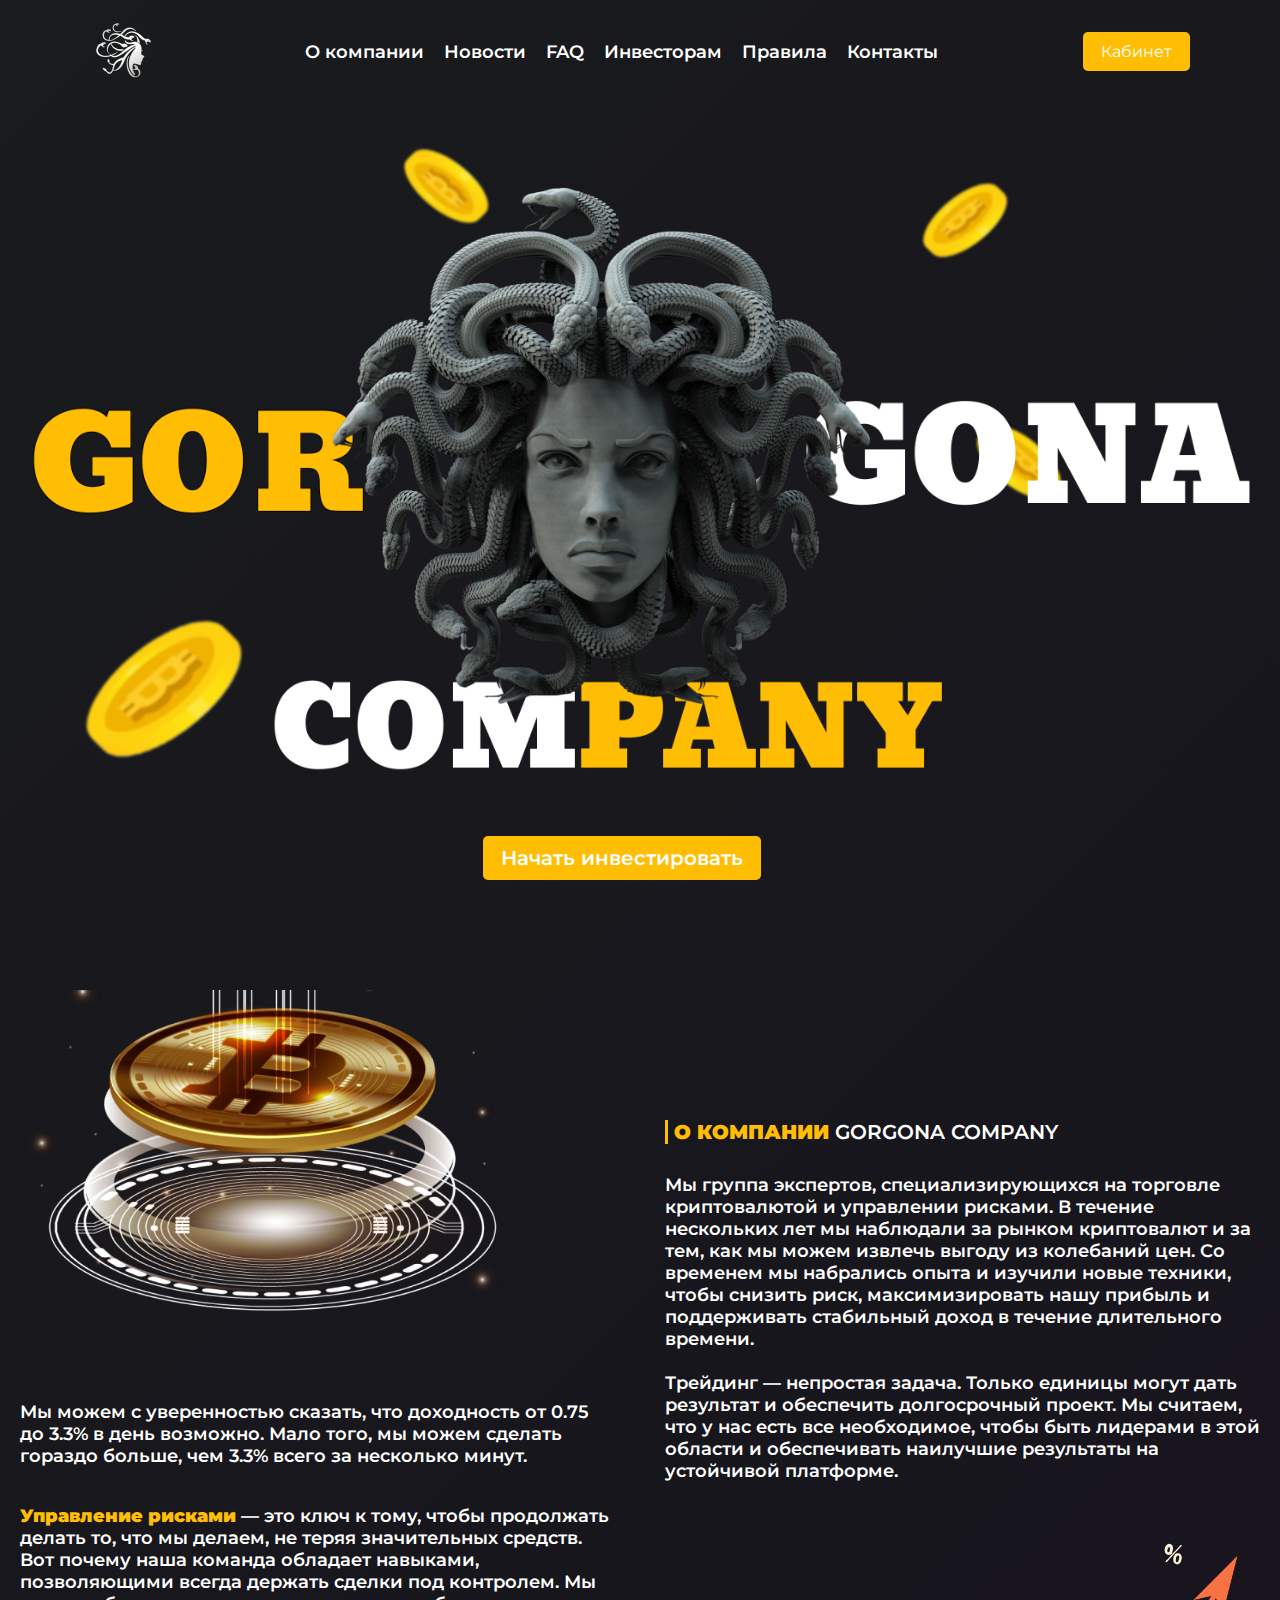
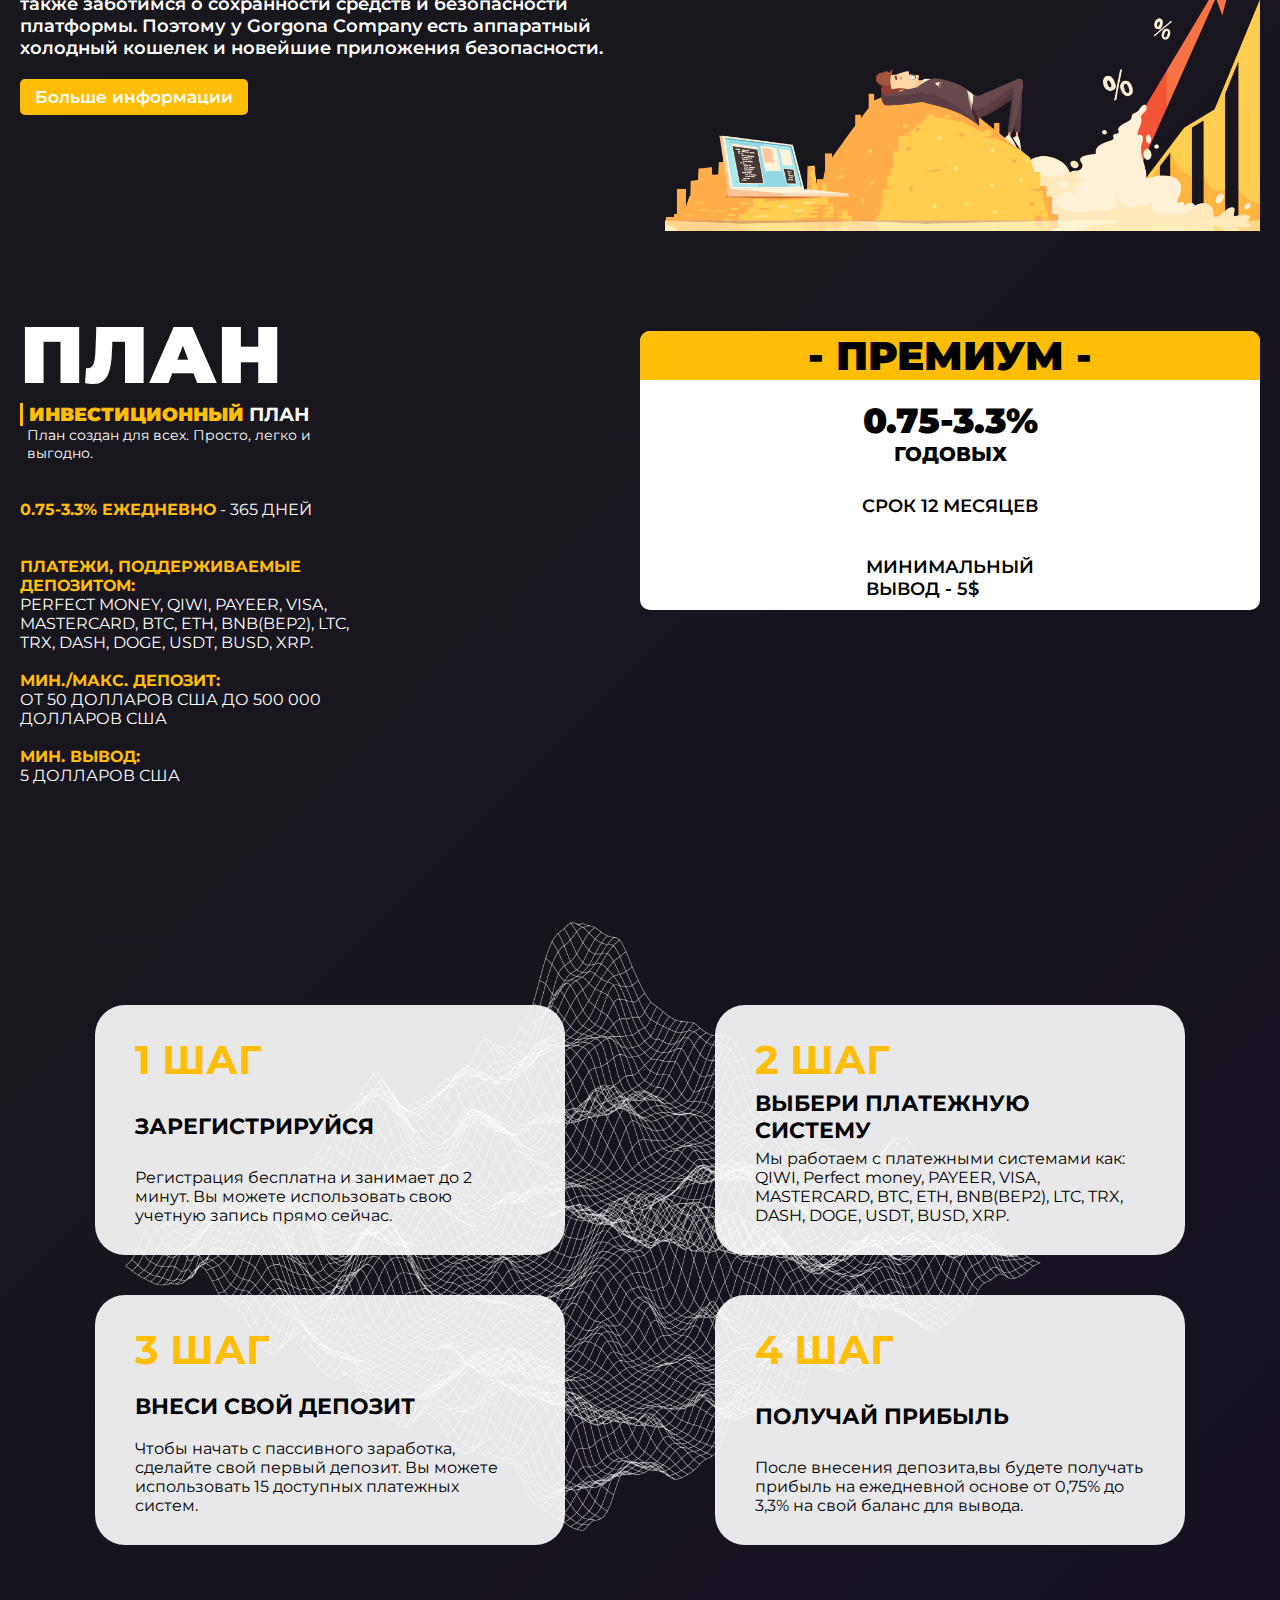
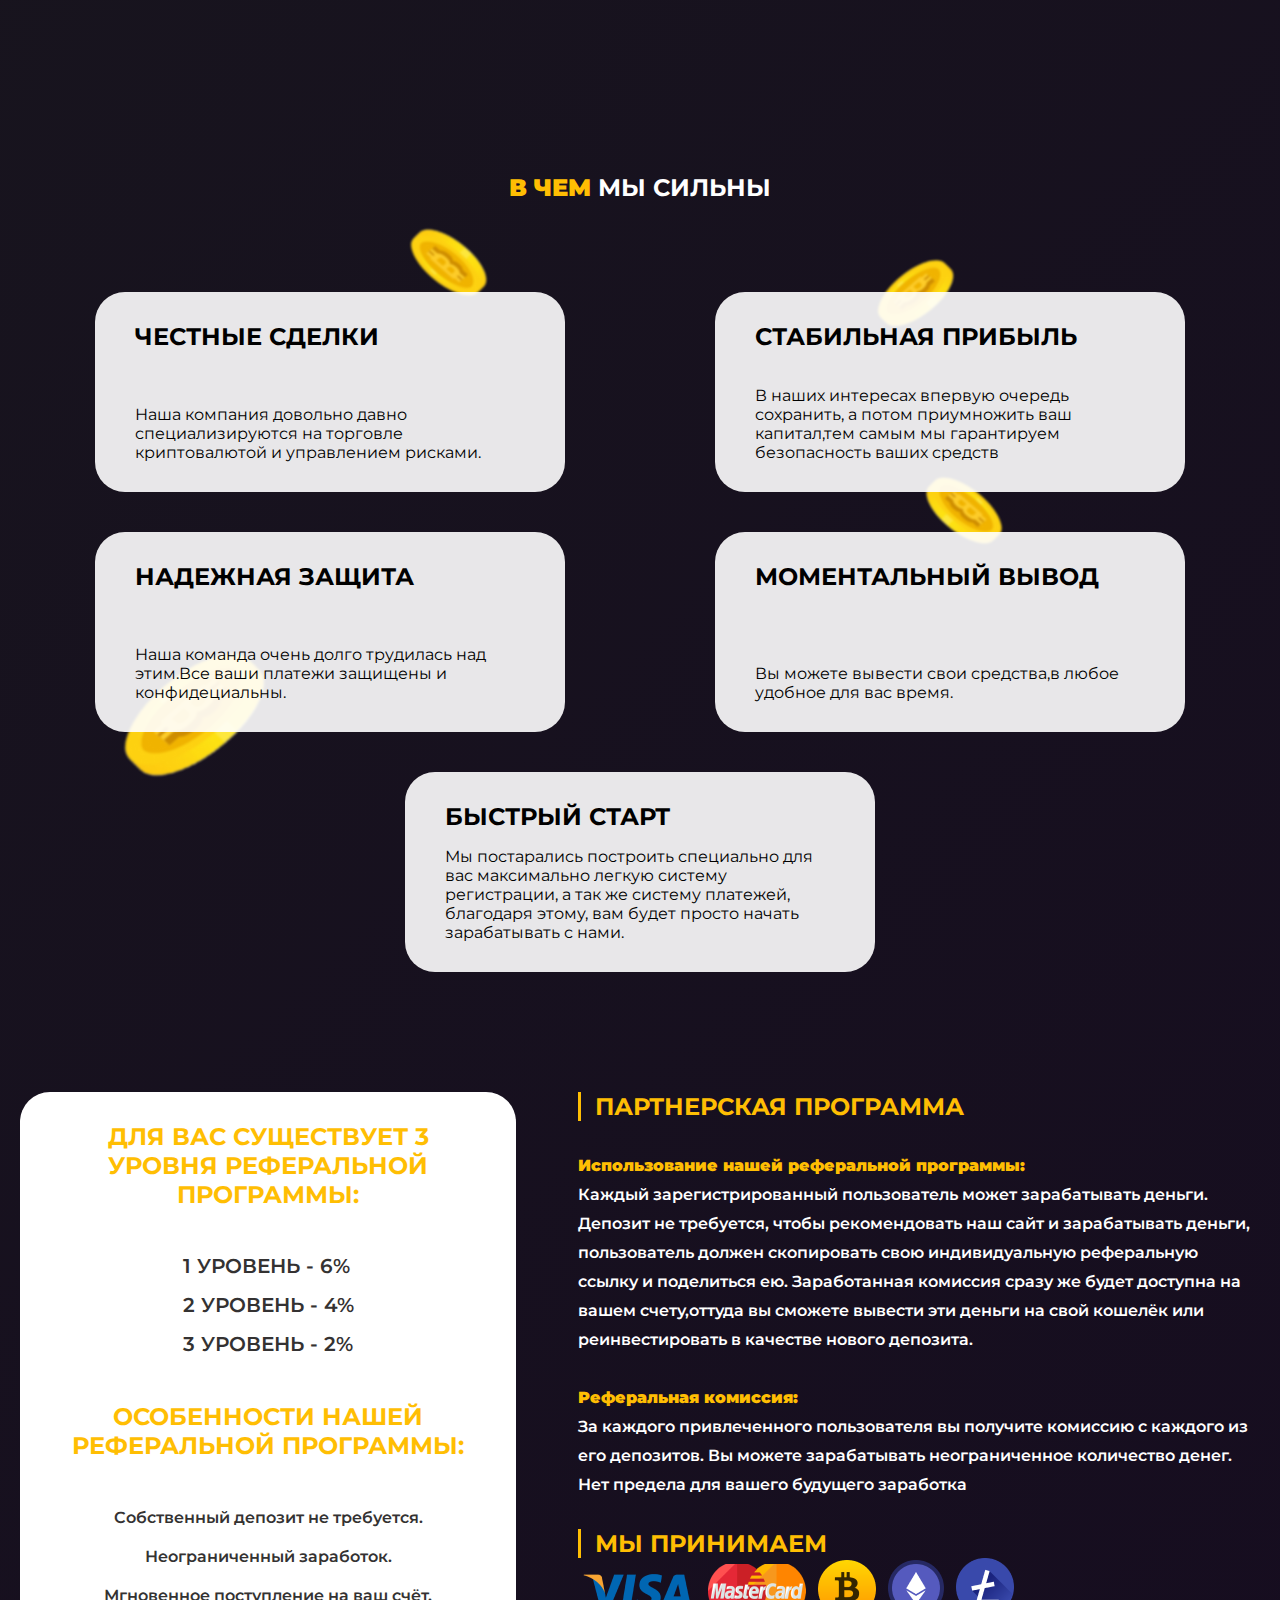
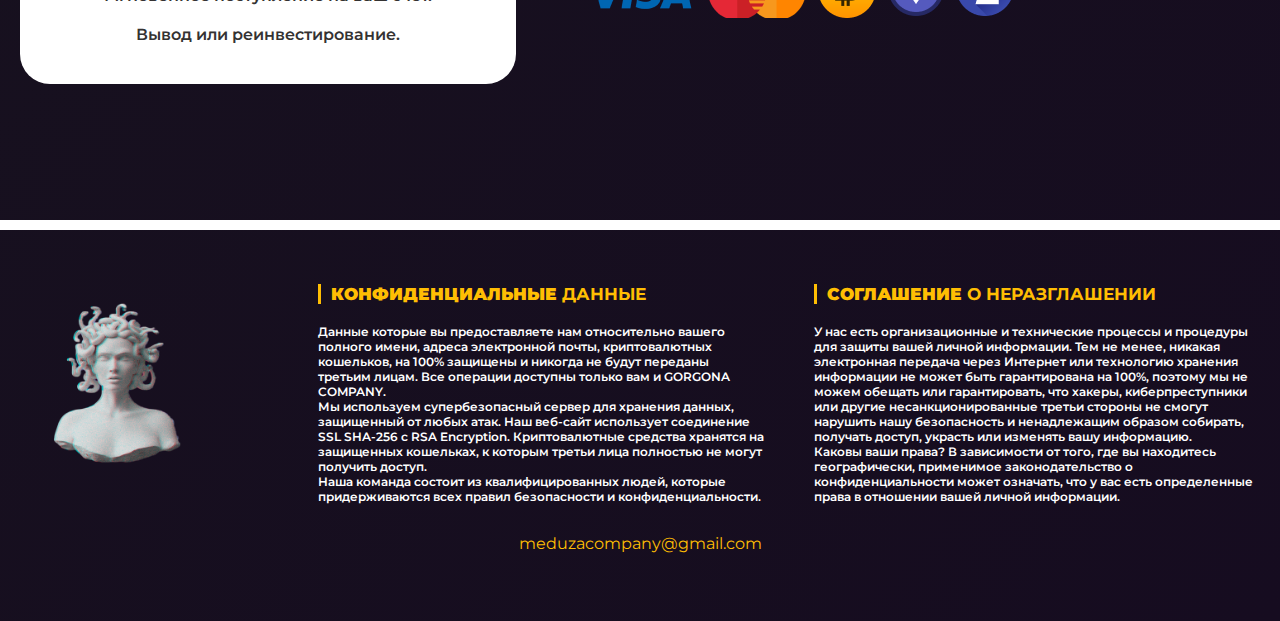
<file: index.html>
<!DOCTYPE html>
<html lang="en">
<head>
    <meta charset="UTF-8">
    <meta http-equiv="X-UA-Compatible" content="IE=edge">
    <meta name="viewport" content="width=device-width, initial-scale=1.0">
    <link rel="stylesheet" href="https://cdnjs.cloudflare.com/ajax/libs/font-awesome/6.2.0/css/all.min.css" integrity="sha512-xh6O/CkQoPOWDdYTDqeRdPCVd1SpvCA9XXcUnZS2FmJNp1coAFzvtCN9BmamE+4aHK8yyUHUSCcJHgXloTyT2A==" crossorigin="anonymous" referrerpolicy="no-referrer" />
    <link rel="stylesheet" href="./css/container.css">
    <link rel="stylesheet" href="./css/component.css">
    <link rel="stylesheet" href="./css/main.css">
    <title>Gorgona company</title>
</head>
<body>

    <header class="header">
        <a class="header__logo" href="/index.html"><img  src="./images/logo2.png" alt="logo"></a>

        <ol class="header__nav">
            <li class="header__nav__item">
                <a class="header__nav__link" href="/#info">О компании</a>
            </li>
            <li class="header__nav__item">
                <a class="header__nav__link" href="/news">Новости</a>
            </li>
            <li class="header__nav__item">
                <a class="header__nav__link" href="/#strength">FAQ</a>
            </li>
            <li class="header__nav__item">
                <a class="header__nav__link" href="/invest">Инвесторам</a>
            </li>
            <li class="header__nav__item">
                <a class="header__nav__link" href="/rule">Правила</a>
            </li>
            <li class="header__nav__item"> 
                <a class="header__nav__link" href="/contact">Контакты</a>
            </li>
            <li class="header__nav__item secret__item">
                <a class="header__nav__link" href="/cabinet">Кабинет</a>
            </li>
        </ol>

        <a class="header__cabinet" href="/cabinet">Кабинет</a>

        <div class="toggle">
            <span class="toggle__item"></span>
            <span class="toggle__item"></span>
            <span class="toggle__item"></span>
        </div>
    </header>
    
    <main class="container">
        <section class="hero">
            <picture style="padding: 0;">
                <source srcset="./images/hero500.png" media="(max-width: 500px)">
                <source srcset="./images/hero750.png" media="(max-width: 750px)">
                <source srcset="./images/hero1000.png" media="(max-width: 1000px)">
                <source srcset="./images/hero1250.png" media="(max-width: 1250px)">
                <source srcset="./images/hero1500.png" media="(max-width: 1500px)">
                <img class="hero__img" src="./images/heroall.png" alt="Flowers">
            </picture>

            <picture style="padding: 0;">
                <source srcset="./images/pul500.png" media="(max-width: 500px)">
                <source srcset="./images/pul750.png" media="(max-width: 750px)">
                <source srcset="./images/pul1000.png" media="(max-width: 1000px)">
                <source srcset="./images/pul1250.png" media="(max-width: 1250px)">
                <source srcset="./images/pul1500.png" media="(max-width: 1500px)">
                <img class="hero__money" src="./images/pulall.png" alt="Flowers">
            </picture>
            <a class="hero__button" href="/">Начать инвестировать</a>
        </section>

        <section id="info" class="info">
            <div class="info__bitcoin">
                <img src="./images/bitcoin.png" alt="bitcoin">
                <span>Мы можем с уверенностью сказать, что доходность от 0.75 до 3.3% в день возможно. Мало того, мы можем сделать гораздо больше, чем 3.3% всего за несколько минут.</span>
                <br />
                <br />
                <span><b class="text__yellow">Управление рисками</b> — это ключ к тому, чтобы продолжать делать то, что мы делаем, не теряя значительных средств. Вот почему наша команда обладает навыками, позволяющими всегда держать сделки под контролем. Мы также заботимся о сохранности средств и безопасности платформы. Поэтому у Gorgona Company есть аппаратный холодный кошелек и новейшие приложения безопасности.</span>
                <a class="more__info" href="/">Больше информации</a>
            </div>

            <div class="info__static">
                <h3><b class="text__yellow">&nbsp;О КОМПАНИИ</b> GORGONA COMPANY</h3>

                <span>Мы группа экспертов, специализирующихся на торговле криптовалютой и управлении рисками. В течение нескольких лет мы наблюдали за рынком криптовалют и за тем, как мы можем извлечь выгоду из колебаний цен. Со временем мы набрались опыта и изучили новые техники, чтобы снизить риск, максимизировать нашу прибыль и поддерживать стабильный доход в течение длительного времени. <br> <br> Трейдинг — непростая задача. Только единицы могут дать результат и обеспечить долгосрочный проект. Мы считаем, что у нас есть все необходимое, чтобы быть лидерами в этой области и обеспечивать наилучшие результаты на устойчивой платформе.</span>

                <img src="./images/man.png" alt="statistica">
            </div>
        </section>

        <section class="plan">
            <div class="plan__text">
                <h3>ПЛАН</h3>
                <div>
                    <h3> <b class="text__yellow"> &nbsp;ИНВЕСТИЦИОННЫЙ</b> ПЛАН</h3>
                    <p>План создан для всех. Просто, легко и выгодно.</p>
                    <br> <br>
                    <span>
                        <b class="text__yellow">0.75-3.3% ЕЖЕДНЕВНО</b> - 365 ДНЕЙ <br> <br> <br> <b class="text__yellow">ПЛАТЕЖИ, ПОДДЕРЖИВАЕМЫЕ ДЕПОЗИТОМ:</b> <br>PERFECT MONEY, QIWI, PAYEER, VISA, MASTERCARD, BTC, ETH, BNB(BEP2), LTC, TRX, DASH, DOGE, USDT, BUSD, XRP. <br> <br> <b class="text__yellow">МИН./МАКС. ДЕПОЗИТ:</b> <br>ОТ 50 ДОЛЛАРОВ США ДО 500 000 ДОЛЛАРОВ США <br> <br> <b class="text__yellow">МИН. ВЫВОД:</b> <br> 5 ДОЛЛАРОВ США
                    </span>
                </div>
            </div>

            <div class="plan__card">
                <h2>- ПРЕМИУМ - </h2>
                <br>
                <h2>0.75-3.3%</h2>
                <span>ГОДОВЫХ</span>
                <br>
                <p>СРОК 12 МЕСЯЦЕВ</p>
                <br>
                <p>МИНИМАЛЬНЫЙ <br> ВЫВОД - 5$</p>
            </div>
        </section>

        <section class="shag">
            <picture style="padding: 0;">
                <source srcset="./images/shag500.png" media="(max-width: 500px)">
                <source srcset="./images/shag750.png" media="(max-width: 750px)">
                <source srcset="./images/shag1000.png" media="(max-width: 1000px)">
                <source srcset="./images/shag1250.png" media="(max-width: 1250px)">
                <source srcset="./images/shag1500.png" media="(max-width: 1500px)">
                <img class="shag__bg" src="./images/shagall.png" alt="Flowers">
            </picture>

            <ol class="shag__list">
                <li class="shag__item">
                    <h2>1 ШАГ</h2>
                    <span>ЗАРЕГИСТРИРУЙСЯ</span>
                    <p>Регистрация бесплатна и занимает до 2 минут. Вы можете использовать свою учетную запись прямо сейчас.</p>
                </li>

                <li class="shag__item">
                    <h2>2 ШАГ</h2>
                    <span>ВЫБЕРИ ПЛАТЕЖНУЮ СИСТЕМУ</span>
                    <p>Мы работаем с платежными системами как: QIWI, Perfect money, PAYEER, VISA, MASTERCARD, BTC, ETH, BNB(BEP2), LTC, TRX, DASH, DOGE, USDT, BUSD, XRP.</p>
                </li>

                <li class="shag__item">
                    <h2>3 ШАГ</h2>
                    <span>ВНЕСИ СВОЙ ДЕПОЗИТ</span>
                    <p>Чтобы начать с пассивного заработка, сделайте свой первый депозит. Вы можете использовать 15 доступных платежных систем.</p>
                </li>

                <li class="shag__item">
                    <h2>4 ШАГ</h2>
                    <span>ПОЛУЧАЙ ПРИБЫЛЬ</span>
                    <p>После внесения депозита,вы будете получать прибыль на ежедневной основе от 0,75% до 3,3% на свой баланс для вывода.</p>
                </li>
            </ol>
        </section>

        <section id="strength" class="strength">
            <h2> <b class="text__yellow">В ЧЕМ </b> МЫ СИЛЬНЫ</h2>
            <picture style="padding: 0;">
                <source srcset="./images/pul500.png" media="(max-width: 500px)">
                <source srcset="./images/pul750.png" media="(max-width: 750px)">
                <source srcset="./images/pul1000.png" media="(max-width: 1000px)">
                <source srcset="./images/pul1250.png" media="(max-width: 1250px)">
                <source srcset="./images/pul1500.png" media="(max-width: 1500px)">
                <img class="strength__bg" src="./images/pulall.png" alt="Flowers">
            </picture>


            <ol class="strength__list">
                <li class="strength__item">
                    <h2>ЧЕСТНЫЕ СДЕЛКИ</h2>
                    <span>Наша компания довольно давно специализируются на торговле криптовалютой и управлением рисками.</span>
                </li>
                <li class="strength__item">
                    <h2>СТАБИЛЬНАЯ ПРИБЫЛЬ</h2>
                    <span>В наших интересах впервую очередь сохранить, а потом приумножить ваш капитал,тем самым мы гарантируем безопасность ваших средств</span>
                </li>
                <li class="strength__item">
                    <h2>НАДЕЖНАЯ ЗАЩИТА</h2>
                    <span>Наша команда очень долго трудилась над этим.Все ваши платежи защищены и конфидециальны.</span>
                </li>
                <li class="strength__item">
                    <h2>МОМЕНТАЛЬНЫЙ ВЫВОД</h2>
                    <span>Вы можете вывести свои средства,в любое удобное для вас время.</span>
                </li>
                <li class="strength__item">
                    <h2>БЫСТРЫЙ СТАРТ</h2>
                    <span>Мы постарались построить специально для вас максимально легкую систему регистрации, а так же систему платежей, благодаря этому, вам будет просто начать зарабатывать с нами.</span>
                </li>
            </ol>
        </section>

        <section class="referal">
            <div class="referal__card">
                <h2 class="text__yellow">ДЛЯ ВАС СУЩЕСТВУЕТ 3 УРОВНЯ РЕФЕРАЛЬНОЙ ПРОГРАММЫ:</h2> <br> <br>
                <span>1 УРОВЕНЬ - 6% <br> 2 УРОВЕНЬ - 4% <br> 3 УРОВЕНЬ - 2%</span> <br> <br>
                <h2 class="text__yellow">ОСОБЕННОСТИ НАШЕЙ РЕФЕРАЛЬНОЙ ПРОГРАММЫ:</h2> <br> <br>
                <p>Собственный депозит не требуется. <br> Неограниченный заработок. <br> Мгновенное поступление на ваш счёт. <br> Вывод или реинвестирование.</p>
            </div>

            <div class="referal__text">
                <h2 class="text__yellow"> &nbsp; ПАРТНЕРСКАЯ ПРОГРАММА</h2>
                <p> <b class="text__yellow">Использование нашей реферальной программы:</b> <br> Каждый зарегистрированный пользователь может зарабатывать деньги. Депозит не требуется, чтобы рекомендовать наш сайт и зарабатывать деньги, пользователь должен скопировать свою индивидуальную реферальную ссылку и поделиться ею. Заработанная комиссия сразу же будет доступна на вашем счету,оттуда вы сможете вывести эти деньги на свой кошелёк или реинвестировать в качестве нового депозита. <br> <br> <b class="text__yellow">Реферальная комиссия:</b> <br> За каждого привлеченного пользователя вы получите комиссию с каждого из его депозитов. Вы можете зарабатывать неограниченное количество денег. Нет предела для вашего будущего заработка</p>
                <h2 class="text__yellow"> &nbsp; МЫ ПРИНИМАЕМ</h2>
                <img src="./images/icon1.png" alt="icons">
            </div>
        </section>
    </main>

    <footer class="footer">
        <div class="footer__main">
            <img src="./images/footer_pic.png" alt="footer-picture">
            <div>
                <h2 class="text__yellow"> <b>&nbsp; КОНФИДЕНЦИАЛЬНЫЕ</b> ДАННЫЕ</h2>
                <p>Данные которые вы предоставляете нам относительно вашего полного имени, адреса электронной почты, криптовалютных кошельков, на 100% защищены и никогда не будут переданы третьим лицам. Все операции доступны только вам и GORGONA COMPANY. <br> Мы используем супербезопасный сервер для хранения данных, защищенный от любых атак. Наш веб-сайт использует соединение SSL SHA-256 с RSA Encryption. Криптовалютные средства хранятся на защищенных кошельках, к которым третьи лица полностью не могут получить доступ. <br> Наша команда состоит из квалифицированных людей, которые придерживаются всех правил безопасности и конфиденциальности.</p>
            </div>

            <div>
                <h2 class="text__yellow"> <b>&nbsp; СОГЛАШЕНИЕ</b> О НЕРАЗГЛАШЕНИИ</h2>
                <p>У нас есть организационные и технические процессы и процедуры для защиты вашей личной информации. Тем не менее, никакая электронная передача через Интернет или технологию хранения информации не может быть гарантирована на 100%, поэтому мы не можем обещать или гарантировать, что хакеры, киберпреступники или другие несанкционированные третьи стороны не смогут нарушить нашу безопасность и ненадлежащим образом собирать, получать доступ, украсть или изменять вашу информацию. <br> Каковы ваши права? В зависимости от того, где вы находитесь географически, применимое законодательство о конфиденциальности может означать, что у вас есть определенные права в отношении вашей личной информации.</p>
            </div>
        </div>
        <a class="text__yellow" href="mailto:meduzacompany@gmail.com">meduzacompany@gmail.com</a>
    </footer>

    <script src="./js/header.js"></script>
</body>
</html>
</file>
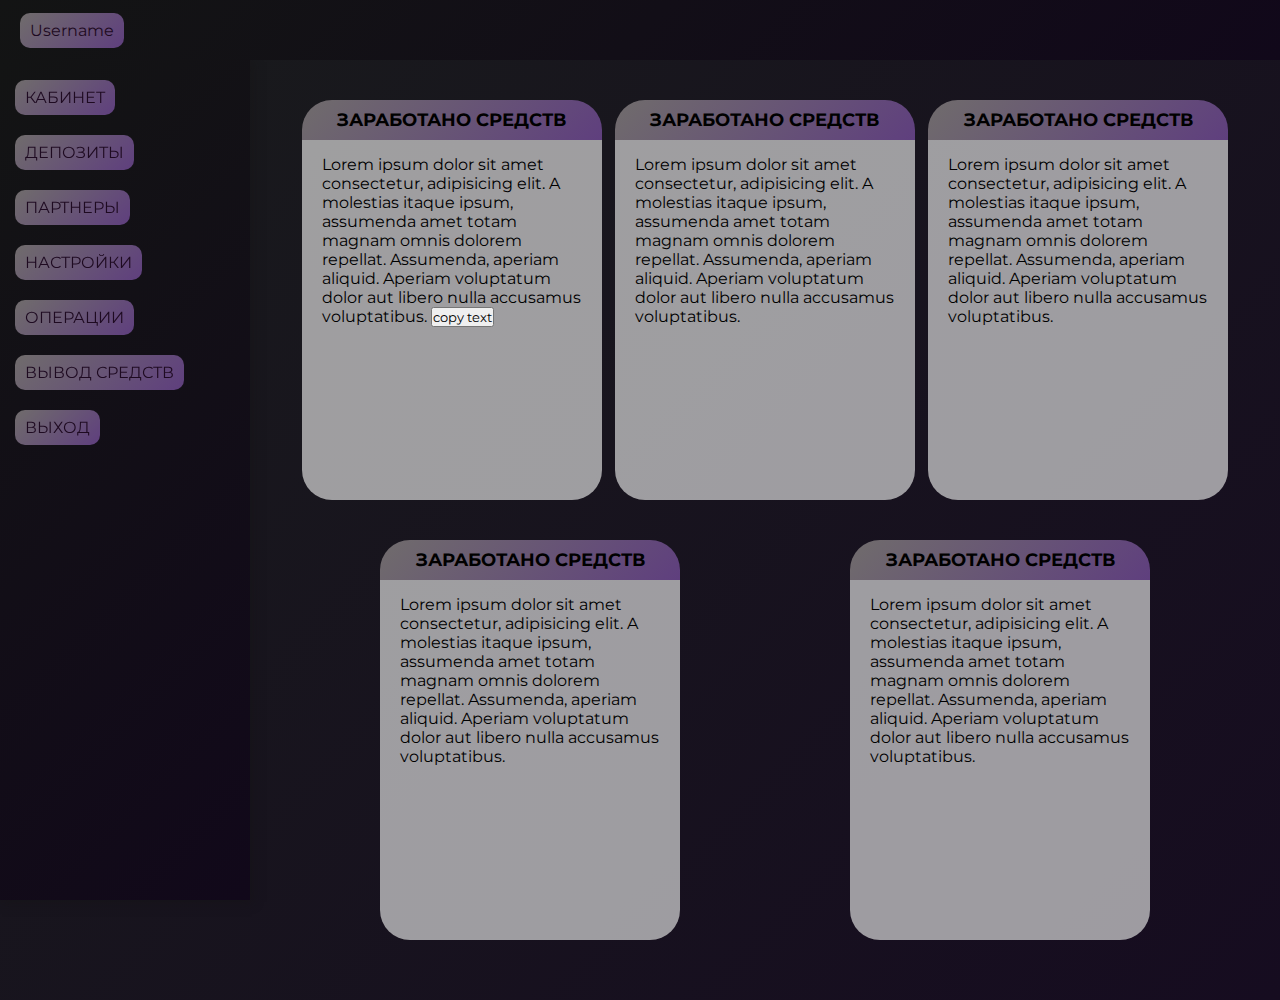
<file: cabinet/index.html>
<!DOCTYPE html>
<html lang="en">
<head>
    <meta charset="UTF-8">
    <meta http-equiv="X-UA-Compatible" content="IE=edge">
    <meta name="viewport" content="width=device-width, initial-scale=1.0">
    <title>Кабинет - Gorgona company</title>
    <link rel="stylesheet" href="https://cdnjs.cloudflare.com/ajax/libs/font-awesome/6.2.0/css/all.min.css" integrity="sha512-xh6O/CkQoPOWDdYTDqeRdPCVd1SpvCA9XXcUnZS2FmJNp1coAFzvtCN9BmamE+4aHK8yyUHUSCcJHgXloTyT2A==" crossorigin="anonymous" referrerpolicy="no-referrer" />
    <link rel="stylesheet" href="../css/container.css">
    <link rel="stylesheet" href="./component.css">
    <link rel="stylesheet" href="./main.css">
</head>
<body>

    <main class="container">
        <section class="cabinet">
            <div class="sidebar__header">
                <span class="sidebar__item"> <i class="fa-solid fa-user-ninja"></i> Username</span>
                <span class="sidebar__item toggle" ><i class="fa-solid fa-bars"></i></span>
            </div>
            
            <div class="sidebar">
                <a class="sidebar__item" href="/cabinet">  <i class="fa-solid fa-user"></i> КАБИНЕТ</a> 
                <a class="sidebar__item" href="/cabinet/depozit"> <i class="fa-solid fa-money-bill-transfer"></i> ДЕПОЗИТЫ</a> 
                <a class="sidebar__item" href="/cabinet/partner"> <i class="fa-solid fa-user-group"></i> ПАРТНЕРЫ</a> 
                <a class="sidebar__item" href="/cabinet/settings"> <i class="fa-solid fa-gear"></i> НАСТРОЙКИ</a> 
                <a class="sidebar__item" href="/cabinet/operations"> <i class="fa-sharp fa-solid fa-chart-line"></i> ОПЕРАЦИИ</a> 
                <a class="sidebar__item" href="/cabinet/vivod_sredstv"> <i class="fa-solid fa-sack-dollar"></i> ВЫВОД СРЕДСТВ</a> 
                <span class="sidebar__item log__out" ><i class="fa-solid fa-right-from-bracket"></i> ВЫХОД</span>
             </div>
     
             <div class="cabinet__list">
                <div class="cabinet__item">
                    <h2 class="cabinet__item__top">ЗАРАБОТАНО СРЕДСТВ</h2>
                    <div class="cabinet__item__body">
                        Lorem ipsum dolor sit amet consectetur, adipisicing elit. A molestias itaque ipsum, assumenda amet totam magnam omnis dolorem repellat. Assumenda, aperiam aliquid. Aperiam voluptatum dolor aut libero nulla accusamus voluptatibus.
                    <button onclick="copytext()">
                            copy text
                    </button>
                    </div>
                </div>

                <div class="cabinet__item">
                    <h2 class="cabinet__item__top">ЗАРАБОТАНО СРЕДСТВ</h2>
                    <div class="cabinet__item__body">
                        Lorem ipsum dolor sit amet consectetur, adipisicing elit. A molestias itaque ipsum, assumenda amet totam magnam omnis dolorem repellat. Assumenda, aperiam aliquid. Aperiam voluptatum dolor aut libero nulla accusamus voluptatibus.
                    </div>
                </div>

                <div class="cabinet__item">
                    <h2 class="cabinet__item__top">ЗАРАБОТАНО СРЕДСТВ</h2>
                    <div class="cabinet__item__body">
                        Lorem ipsum dolor sit amet consectetur, adipisicing elit. A molestias itaque ipsum, assumenda amet totam magnam omnis dolorem repellat. Assumenda, aperiam aliquid. Aperiam voluptatum dolor aut libero nulla accusamus voluptatibus.
                    </div>
                </div>

                <div class="cabinet__item">
                    <h2 class="cabinet__item__top">ЗАРАБОТАНО СРЕДСТВ</h2>
                    <div class="cabinet__item__body">
                        Lorem ipsum dolor sit amet consectetur, adipisicing elit. A molestias itaque ipsum, assumenda amet totam magnam omnis dolorem repellat. Assumenda, aperiam aliquid. Aperiam voluptatum dolor aut libero nulla accusamus voluptatibus.
                    </div>
                </div>

                <div class="cabinet__item">
                    <h2 class="cabinet__item__top">ЗАРАБОТАНО СРЕДСТВ</h2>
                    <div class="cabinet__item__body">
                        Lorem ipsum dolor sit amet consectetur, adipisicing elit. A molestias itaque ipsum, assumenda amet totam magnam omnis dolorem repellat. Assumenda, aperiam aliquid. Aperiam voluptatum dolor aut libero nulla accusamus voluptatibus.
                    </div>
                </div>
             </div>
        </section>
       
    </main>
    
    <script src="./sidebar.js"></script>
    <script src="./main.js"></script>
</body>
</html>
</file>
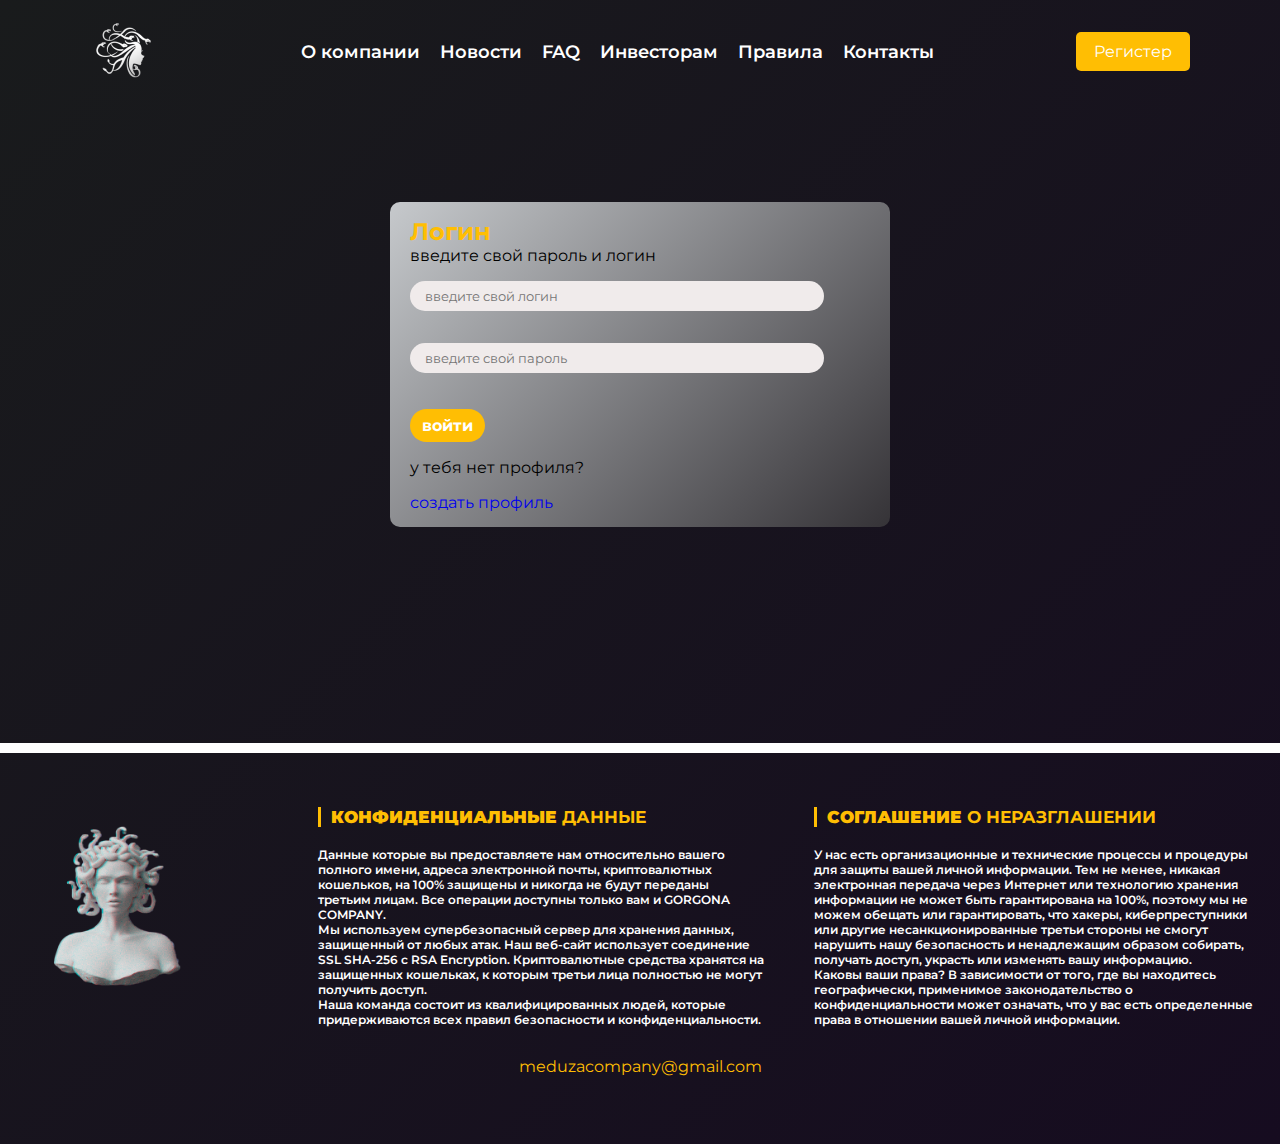
<file: login/index.html>
<!DOCTYPE html>
<html lang="en">
<head>
    <meta charset="UTF-8">
    <meta http-equiv="X-UA-Compatible" content="IE=edge">
    <meta name="viewport" content="width=device-width, initial-scale=1.0">
    <title>Логин - Gorgona</title>
    <link rel="stylesheet" href="../css/container.css">
    <link rel="stylesheet" href="../css/component.css">
    <link rel="stylesheet" href="./main.css">
</head>
<body>
    <header class="header">
        <a class="header__logo" href="/index.html"><img  src="../images/logo2.png" alt="logo"></a>

        <ol class="header__nav">
            <li class="header__nav__item">
                <a class="header__nav__link" href="/#info">О компании</a>
            </li>
            <li class="header__nav__item">
                <a class="header__nav__link" href="/news">Новости</a>
            </li>
            <li class="header__nav__item">
                <a class="header__nav__link" href="/#strength">FAQ</a>
            </li>
            <li class="header__nav__item">
                <a class="header__nav__link" href="/invest">Инвесторам</a>
            </li>
            <li class="header__nav__item">
                <a class="header__nav__link" href="/rule">Правила</a>
            </li>
            <li class="header__nav__item"> 
                <a class="header__nav__link" href="/contact">Контакты</a>
            </li>
            <li class="header__nav__item secret__item">
                <a class="header__nav__link" href="/register">Регистер</a>
            </li>
        </ol>

        <a class="header__cabinet" href="/register">Регистер</a>

        <div class="toggle">
            <span class="toggle__item"></span>
            <span class="toggle__item"></span>
            <span class="toggle__item"></span>
        </div>
    </header>

    <main class="container">
        <form class="form" autocomplete="off">
            <h2>Логин</h2>
            <span>введите свой пароль и логин</span>
            <input class="form__username" placeholder="введите свой логин" type="text" minlength="5" maxlength="30">
            <input class="form__password" placeholder="введите свой пароль" type="text" minlength="5" maxlength="30">
            <button type="submit">войти</button>

            <p>у тебя нет профиля?</p>
            <a href="/register">создать профиль</a>
        </form>
    </main>

    <footer class="footer">
        <div class="footer__main">
            <img src="../images/footer_pic.png" alt="footer-picture">
            <div>
                <h2 class="text__yellow"> <b>&nbsp; КОНФИДЕНЦИАЛЬНЫЕ</b> ДАННЫЕ</h2>
                <p>Данные которые вы предоставляете нам относительно вашего полного имени, адреса электронной почты, криптовалютных кошельков, на 100% защищены и никогда не будут переданы третьим лицам. Все операции доступны только вам и GORGONA COMPANY. <br> Мы используем супербезопасный сервер для хранения данных, защищенный от любых атак. Наш веб-сайт использует соединение SSL SHA-256 с RSA Encryption. Криптовалютные средства хранятся на защищенных кошельках, к которым третьи лица полностью не могут получить доступ. <br> Наша команда состоит из квалифицированных людей, которые придерживаются всех правил безопасности и конфиденциальности.</p>
            </div>

            <div>
                <h2 class="text__yellow"> <b>&nbsp; СОГЛАШЕНИЕ</b> О НЕРАЗГЛАШЕНИИ</h2>
                <p>У нас есть организационные и технические процессы и процедуры для защиты вашей личной информации. Тем не менее, никакая электронная передача через Интернет или технологию хранения информации не может быть гарантирована на 100%, поэтому мы не можем обещать или гарантировать, что хакеры, киберпреступники или другие несанкционированные третьи стороны не смогут нарушить нашу безопасность и ненадлежащим образом собирать, получать доступ, украсть или изменять вашу информацию. <br> Каковы ваши права? В зависимости от того, где вы находитесь географически, применимое законодательство о конфиденциальности может означать, что у вас есть определенные права в отношении вашей личной информации.</p>
            </div>
        </div>
        <a class="text__yellow" href="mailto:meduzacompany@gmail.com">meduzacompany@gmail.com</a>
    </footer>
    
    <script src="../js/header.js"></script>
    <script src="./main.js"></script>
</body>
</html>
</file>
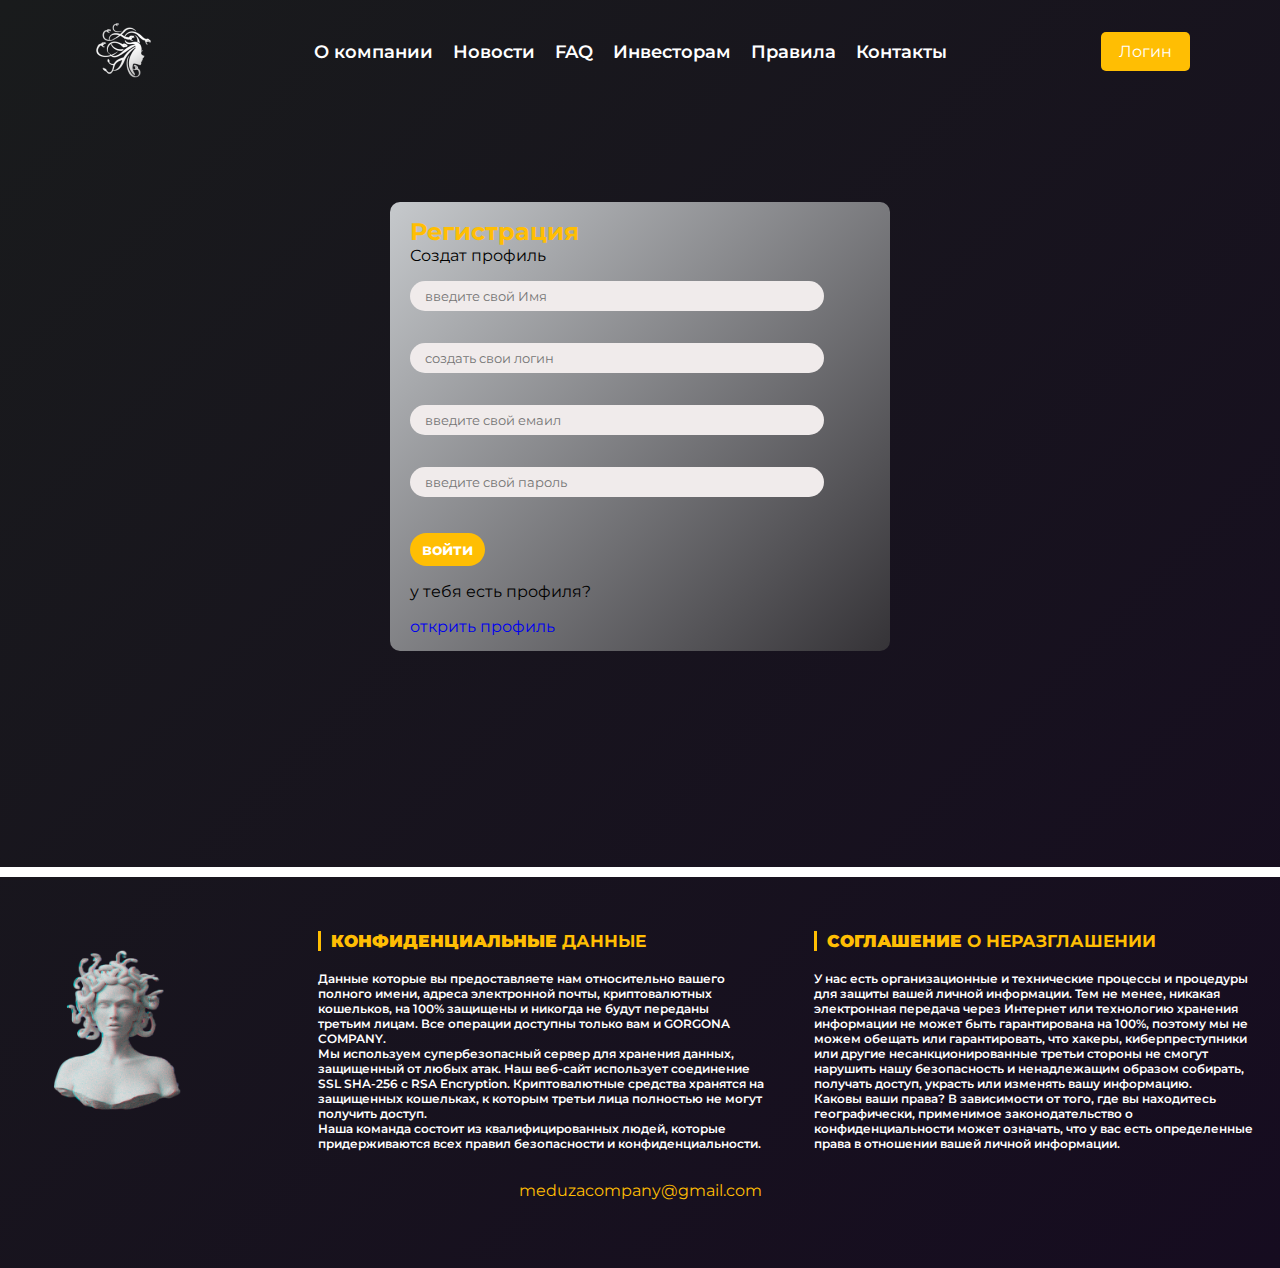
<file: register/index.html>
<!DOCTYPE html>
<html lang="en">
<head>
    <meta charset="UTF-8">
    <meta http-equiv="X-UA-Compatible" content="IE=edge">
    <meta name="viewport" content="width=device-width, initial-scale=1.0">
    <title>Регистрация - Gorgona</title>
    <link rel="stylesheet" href="../css/container.css">
    <link rel="stylesheet" href="../css/component.css">
    <link rel="stylesheet" href="./main.css">
</head>
<body>
    <header class="header">
        <a class="header__logo" href="/index.html"><img  src="../images/logo2.png" alt="logo"></a>

        <ol class="header__nav">
            <li class="header__nav__item">
                <a class="header__nav__link" href="/#info">О компании</a>
            </li>
            <li class="header__nav__item">
                <a class="header__nav__link" href="/news">Новости</a>
            </li>
            <li class="header__nav__item">
                <a class="header__nav__link" href="/#strength">FAQ</a>
            </li>
            <li class="header__nav__item">
                <a class="header__nav__link" href="/invest">Инвесторам</a>
            </li>
            <li class="header__nav__item">
                <a class="header__nav__link" href="/rule">Правила</a>
            </li>
            <li class="header__nav__item"> 
                <a class="header__nav__link" href="/contact">Контакты</a>
            </li>
            <li class="header__nav__item secret__item">
                <a class="header__nav__link" href="/login">Логин</a>
            </li>
        </ol>

        <a class="header__cabinet" href="/login">Логин</a>

        <div class="toggle">
            <span class="toggle__item"></span>
            <span class="toggle__item"></span>
            <span class="toggle__item"></span>
        </div>
    </header>

    <main class="container">
        <form class="form" autocomplete="off">
            <h2>Регистрация</h2>
            <span>Создат профиль</span>
            <input class="form__name" placeholder="введите свой Имя" type="text" minlength="5" maxlength="30">
            <input class="form__login" placeholder="создать свои логин" type="text" minlength="5" maxlength="20">
            <input class="form__email" placeholder="введите свой емаил" type="email" minlength="5" maxlength="30">
            <input class="form__pass" placeholder="введите свой пароль" type="text" minlength="5" maxlength="30">
            <button type="submit">войти</button>

            <p>у тебя есть профиля?</p>
            <a href="/login">открить профиль</a>
        </form>
    </main>

    <footer class="footer">
        <div class="footer__main">
            <img src="../images/footer_pic.png" alt="footer-picture">
            <div>
                <h2 class="text__yellow"> <b>&nbsp; КОНФИДЕНЦИАЛЬНЫЕ</b> ДАННЫЕ</h2>
                <p>Данные которые вы предоставляете нам относительно вашего полного имени, адреса электронной почты, криптовалютных кошельков, на 100% защищены и никогда не будут переданы третьим лицам. Все операции доступны только вам и GORGONA COMPANY. <br> Мы используем супербезопасный сервер для хранения данных, защищенный от любых атак. Наш веб-сайт использует соединение SSL SHA-256 с RSA Encryption. Криптовалютные средства хранятся на защищенных кошельках, к которым третьи лица полностью не могут получить доступ. <br> Наша команда состоит из квалифицированных людей, которые придерживаются всех правил безопасности и конфиденциальности.</p>
            </div>

            <div>
                <h2 class="text__yellow"> <b>&nbsp; СОГЛАШЕНИЕ</b> О НЕРАЗГЛАШЕНИИ</h2>
                <p>У нас есть организационные и технические процессы и процедуры для защиты вашей личной информации. Тем не менее, никакая электронная передача через Интернет или технологию хранения информации не может быть гарантирована на 100%, поэтому мы не можем обещать или гарантировать, что хакеры, киберпреступники или другие несанкционированные третьи стороны не смогут нарушить нашу безопасность и ненадлежащим образом собирать, получать доступ, украсть или изменять вашу информацию. <br> Каковы ваши права? В зависимости от того, где вы находитесь географически, применимое законодательство о конфиденциальности может означать, что у вас есть определенные права в отношении вашей личной информации.</p>
            </div>
        </div>
        <a class="text__yellow" href="mailto:meduzacompany@gmail.com">meduzacompany@gmail.com</a>
    </footer>
    
    <script src="../js/header.js"></script>
    <script src="./main.js"></script>
</body>
</html>
</file>
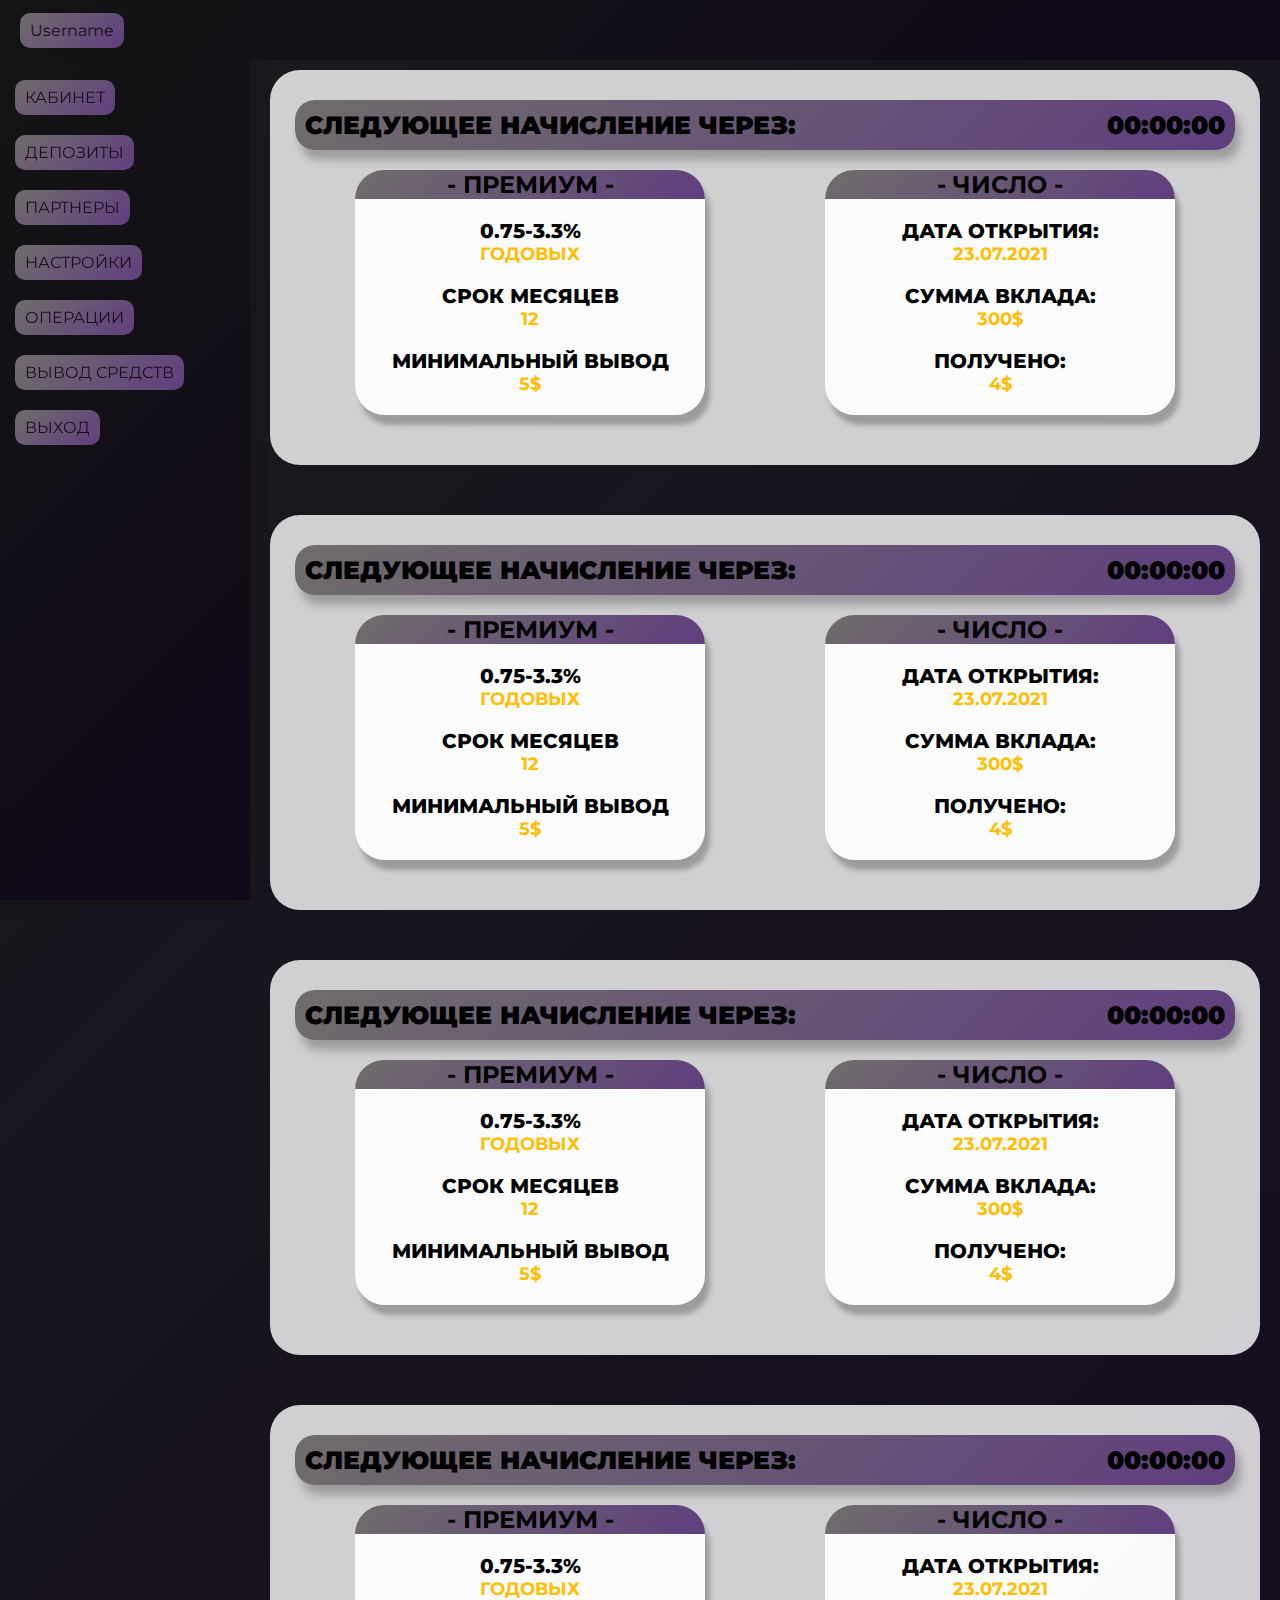
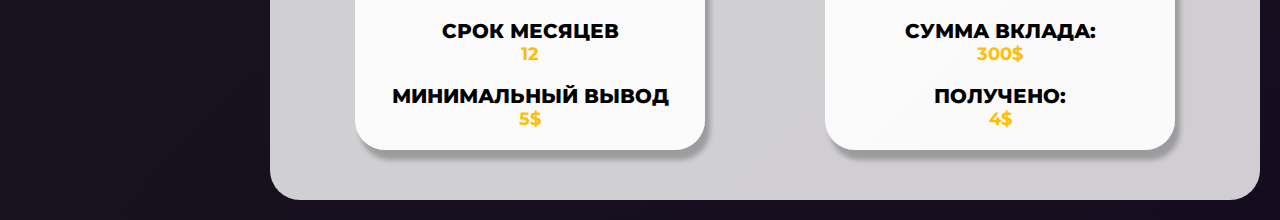
<file: cabinet/depozit/index.html>
<!DOCTYPE html>
<html lang="en">
<head>
    <meta charset="UTF-8">
    <meta http-equiv="X-UA-Compatible" content="IE=edge">
    <meta name="viewport" content="width=device-width, initial-scale=1.0">
    <title>Кабинет - Gorgona company</title>
    <link rel="stylesheet" href="https://cdnjs.cloudflare.com/ajax/libs/font-awesome/6.2.0/css/all.min.css" integrity="sha512-xh6O/CkQoPOWDdYTDqeRdPCVd1SpvCA9XXcUnZS2FmJNp1coAFzvtCN9BmamE+4aHK8yyUHUSCcJHgXloTyT2A==" crossorigin="anonymous" referrerpolicy="no-referrer" />
    <link rel="stylesheet" href="../../css/container.css">
    <link rel="stylesheet" href="../component.css">
    <link rel="stylesheet" href="./main.css">
</head>
<body>

    <main class="container">
        <section class="cabinet">
            <div class="sidebar__header">
                <span class="sidebar__item"> <i class="fa-solid fa-user-ninja"></i> Username</span>
                <span class="sidebar__item toggle" ><i class="fa-solid fa-bars"></i></span>
            </div>
            <div class="sidebar">
                <a class="sidebar__item" href="/cabinet">  <i class="fa-solid fa-user"></i> КАБИНЕТ</a> 
                <a class="sidebar__item" href="/cabinet/depozit"> <i class="fa-solid fa-money-bill-transfer"></i> ДЕПОЗИТЫ</a> 
                <a class="sidebar__item" href="/cabinet/partner"> <i class="fa-solid fa-user-group"></i> ПАРТНЕРЫ</a> 
                <a class="sidebar__item" href="/cabinet/settings"> <i class="fa-solid fa-gear"></i> НАСТРОЙКИ</a> 
                <a class="sidebar__item" href="/cabinet/operations"> <i class="fa-sharp fa-solid fa-chart-line"></i> ОПЕРАЦИИ</a> 
                <a class="sidebar__item" href="/cabinet/vivod_sredstv"> <i class="fa-solid fa-sack-dollar"></i> ВЫВОД СРЕДСТВ</a> 
                <span class="sidebar__item log__out" ><i class="fa-solid fa-right-from-bracket"></i> ВЫХОД</span>
             </div>

             <div class="depozit">
                <div class="depozit__time">
                    <span>СЛЕДУЮЩЕЕ НАЧИСЛЕНИЕ ЧЕРЕЗ:</span>
                    <time class="old__time">00:00:00</time>
                </div>

                <div class="depozit__card">
                    <h2 class="depozit__card__title">- ПРЕМИУМ - </h2>
                    <div class="depozit__card__body">
                        <span>0.75-3.3%</span>
                        <p class="text__yellow">ГОДОВЫХ</p>
                        <br>
                        <span>СРОК МЕСЯЦЕВ</span>
                        <p class="text__yellow">12</p>
                        <br>
                        <span>МИНИМАЛЬНЫЙ ВЫВОД</span>
                        <p class="text__yellow">5$</p>
                    </div>
                   
                </div>

                <div class="depozit__card">
                    <h2 class="depozit__card__title">- ЧИСЛО - </h2>
                    <div class="depozit__card__body">
                        <span>ДАТА ОТКРЫТИЯ:</span>
                        <p class="text__yellow">23.07.2021</p>
                        <br>
                        <span>СУММА ВКЛАДА:</span>
                        <p class="text__yellow">300$</p>
                        <br>
                        <span>ПОЛУЧЕНО:</span>
                        <p class="text__yellow">4$</p>
                    </div>                    
                </div>
             </div>

             <div class="depozit">
                <div class="depozit__time">
                    <span>СЛЕДУЮЩЕЕ НАЧИСЛЕНИЕ ЧЕРЕЗ:</span>
                    <time class="old__time">00:00:00</time>
                </div>

                <div class="depozit__card">
                    <h2 class="depozit__card__title">- ПРЕМИУМ - </h2>
                    <div class="depozit__card__body">
                        <span>0.75-3.3%</span>
                        <p class="text__yellow">ГОДОВЫХ</p>
                        <br>
                        <span>СРОК МЕСЯЦЕВ</span>
                        <p class="text__yellow">12</p>
                        <br>
                        <span>МИНИМАЛЬНЫЙ ВЫВОД</span>
                        <p class="text__yellow">5$</p>
                    </div>
                   
                </div>

                <div class="depozit__card">
                    <h2 class="depozit__card__title">- ЧИСЛО - </h2>
                    <div class="depozit__card__body">
                        <span>ДАТА ОТКРЫТИЯ:</span>
                        <p class="text__yellow">23.07.2021</p>
                        <br>
                        <span>СУММА ВКЛАДА:</span>
                        <p class="text__yellow">300$</p>
                        <br>
                        <span>ПОЛУЧЕНО:</span>
                        <p class="text__yellow">4$</p>
                    </div>                    
                </div>
             </div>

             <div class="depozit">
                <div class="depozit__time">
                    <span>СЛЕДУЮЩЕЕ НАЧИСЛЕНИЕ ЧЕРЕЗ:</span>
                    <time class="old__time">00:00:00</time>
                </div>

                <div class="depozit__card">
                    <h2 class="depozit__card__title">- ПРЕМИУМ - </h2>
                    <div class="depozit__card__body">
                        <span>0.75-3.3%</span>
                        <p class="text__yellow">ГОДОВЫХ</p>
                        <br>
                        <span>СРОК МЕСЯЦЕВ</span>
                        <p class="text__yellow">12</p>
                        <br>
                        <span>МИНИМАЛЬНЫЙ ВЫВОД</span>
                        <p class="text__yellow">5$</p>
                    </div>
                   
                </div>

                <div class="depozit__card">
                    <h2 class="depozit__card__title">- ЧИСЛО - </h2>
                    <div class="depozit__card__body">
                        <span>ДАТА ОТКРЫТИЯ:</span>
                        <p class="text__yellow">23.07.2021</p>
                        <br>
                        <span>СУММА ВКЛАДА:</span>
                        <p class="text__yellow">300$</p>
                        <br>
                        <span>ПОЛУЧЕНО:</span>
                        <p class="text__yellow">4$</p>
                    </div>                    
                </div>
             </div>

             <div class="depozit">
                <div class="depozit__time">
                    <span>СЛЕДУЮЩЕЕ НАЧИСЛЕНИЕ ЧЕРЕЗ:</span>
                    <time class="old__time">00:00:00</time>
                </div>

                <div class="depozit__card">
                    <h2 class="depozit__card__title">- ПРЕМИУМ - </h2>
                    <div class="depozit__card__body">
                        <span>0.75-3.3%</span>
                        <p class="text__yellow">ГОДОВЫХ</p>
                        <br>
                        <span>СРОК МЕСЯЦЕВ</span>
                        <p class="text__yellow">12</p>
                        <br>
                        <span>МИНИМАЛЬНЫЙ ВЫВОД</span>
                        <p class="text__yellow">5$</p>
                    </div>
                   
                </div>

                <div class="depozit__card">
                    <h2 class="depozit__card__title">- ЧИСЛО - </h2>
                    <div class="depozit__card__body">
                        <span>ДАТА ОТКРЫТИЯ:</span>
                        <p class="text__yellow">23.07.2021</p>
                        <br>
                        <span>СУММА ВКЛАДА:</span>
                        <p class="text__yellow">300$</p>
                        <br>
                        <span>ПОЛУЧЕНО:</span>
                        <p class="text__yellow">4$</p>
                    </div>                    
                </div>
             </div>
        </section>
       
    </main>
    
    <script src="../sidebar.js"></script>
    <script src="./main.js"></script>
</body>
</html>
</file>
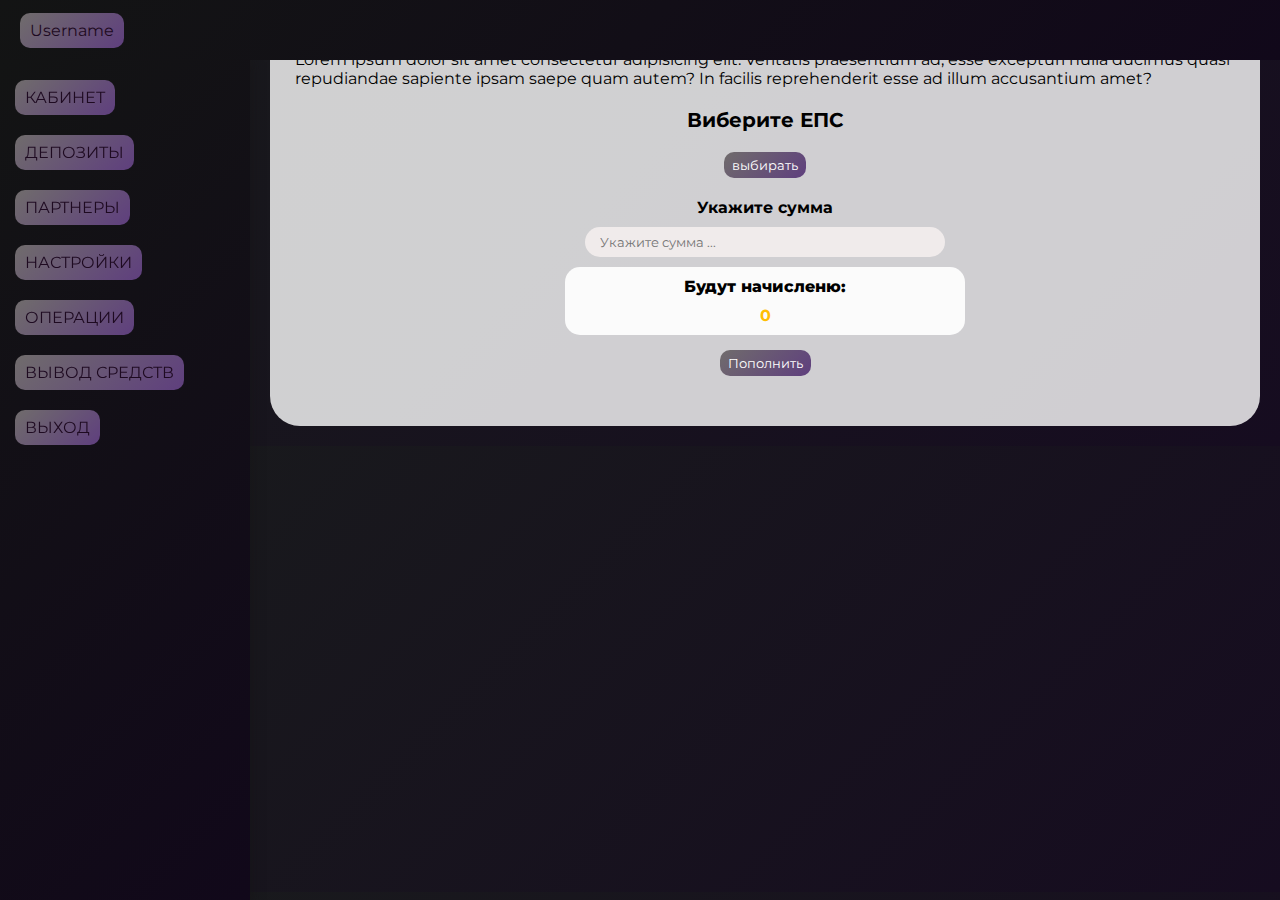
<file: cabinet/operations/index.html>
<!DOCTYPE html>
<html lang="en">
<head>
    <meta charset="UTF-8">
    <meta http-equiv="X-UA-Compatible" content="IE=edge">
    <meta name="viewport" content="width=device-width, initial-scale=1.0">
    <title>Кабинет - Gorgona company</title>
    <link rel="stylesheet" href="https://cdnjs.cloudflare.com/ajax/libs/font-awesome/6.2.0/css/all.min.css" integrity="sha512-xh6O/CkQoPOWDdYTDqeRdPCVd1SpvCA9XXcUnZS2FmJNp1coAFzvtCN9BmamE+4aHK8yyUHUSCcJHgXloTyT2A==" crossorigin="anonymous" referrerpolicy="no-referrer" />

    <link rel="stylesheet" href="../../css/container.css">
    <link rel="stylesheet" href="../component.css">
    <link rel="stylesheet" href="./main.css">
</head>
<body>

    <main class="container">
        <section class="cabinet">
            <div class="sidebar__header">
                <span class="sidebar__item"> <i class="fa-solid fa-user-ninja"></i> Username</span>
                <span class="sidebar__item toggle" ><i class="fa-solid fa-bars"></i></span>
            </div>
            <div class="sidebar">
                <a class="sidebar__item" href="/cabinet">  <i class="fa-solid fa-user"></i> КАБИНЕТ</a> 
                <a class="sidebar__item" href="/cabinet/depozit"> <i class="fa-solid fa-money-bill-transfer"></i> ДЕПОЗИТЫ</a> 
                <a class="sidebar__item" href="/cabinet/partner"> <i class="fa-solid fa-user-group"></i> ПАРТНЕРЫ</a> 
                <a class="sidebar__item" href="/cabinet/settings"> <i class="fa-solid fa-gear"></i> НАСТРОЙКИ</a> 
                <a class="sidebar__item" href="/cabinet/operations"> <i class="fa-sharp fa-solid fa-chart-line"></i> ОПЕРАЦИИ</a> 
                <a class="sidebar__item" href="/cabinet/vivod_sredstv"> <i class="fa-solid fa-sack-dollar"></i> ВЫВОД СРЕДСТВ</a> 
                <span class="sidebar__item log__out" ><i class="fa-solid fa-right-from-bracket"></i> ВЫХОД</span>
             </div>

             <div class="operation">
                 <p>Lorem ipsum dolor sit amet consectetur adipisicing elit. Veritatis praesentium ad, esse excepturi nulla ducimus quasi repudiandae sapiente ipsam saepe quam autem? In facilis reprehenderit esse ad illum accusantium amet?</p>

                 <span class="operation__select">Виберите ЕПС</span>
                 <button class="operation__select__btn">выбирать</button>
                 <div class="modal__wrapper d-none">
                    <div class="modal__content">
                        <h2>выбирать</h2>
                        <ol class="eps__list">
                            <li data-eps="bitcoin" class="eps__item">bitcoin</li>
                            <li data-eps="litcoin" class="eps__item">litcoin</li>
                            <li data-eps="qiwi" class="eps__item">qiwi</li>
                            <li data-eps="perfect" class="eps__item">perfect</li>
                            <li data-eps="test2" class="eps__item">test</li>
                            <li data-eps="kaxa3" class="eps__item">kaxa</li>
                        </ol>
                    </div>
                 </div>

                 <form class="eps__form" autocomplete="off">
                    <label class="eps__value">Укажите сумма</label>
                    <input class="eps__form__input" type="text" placeholder="Укажите сумма ... ">
                    <label class="eps__input__error d-none">summa ne ukazan</label>
                    <div>
                        <span>Будут начисленю:</span>
                        <p class="text__yellow eps__sum">0</p>
                    </div>
                    <button type="submit">Пополнить</button>
                 </form>
             </div>
             </div>
        </section>
       
    </main>
    
    <script src="../sidebar.js"></script>
    <script src="./main.js"></script>
</body>
</html>
</file>
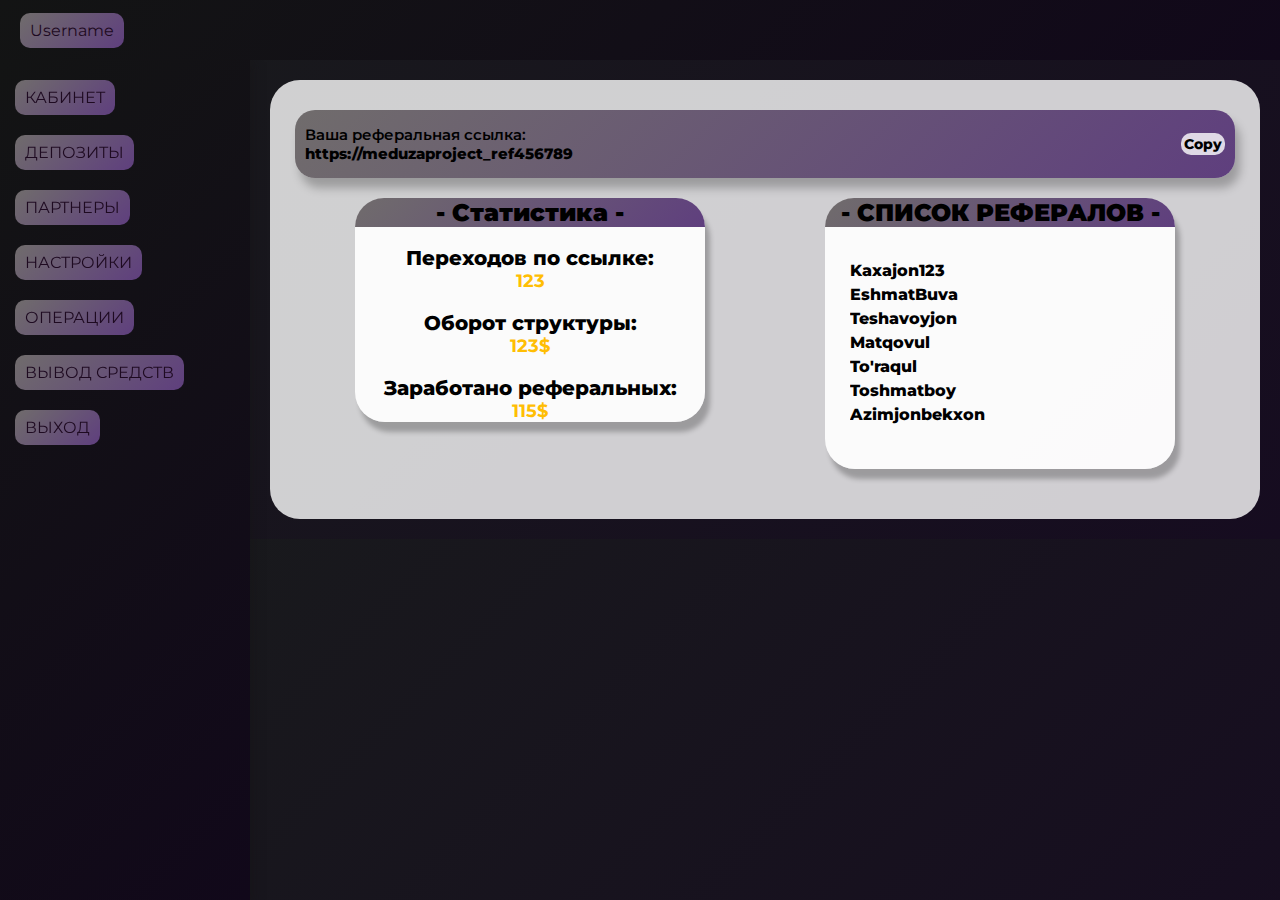
<file: cabinet/partner/index.html>
<!DOCTYPE html>
<html lang="en">
<head>
    <meta charset="UTF-8">
    <meta http-equiv="X-UA-Compatible" content="IE=edge">
    <meta name="viewport" content="width=device-width, initial-scale=1.0">
    <title>Кабинет - Gorgona company</title>
    <link rel="stylesheet" href="https://cdnjs.cloudflare.com/ajax/libs/font-awesome/6.2.0/css/all.min.css" integrity="sha512-xh6O/CkQoPOWDdYTDqeRdPCVd1SpvCA9XXcUnZS2FmJNp1coAFzvtCN9BmamE+4aHK8yyUHUSCcJHgXloTyT2A==" crossorigin="anonymous" referrerpolicy="no-referrer" />
    <link rel="stylesheet" href="../../css/container.css">
    <link rel="stylesheet" href="../component.css">
    <link rel="stylesheet" href="./main.css">
</head>
<body>

    <main class="container">
        <section class="cabinet">
            <div class="sidebar__header">
                <span class="sidebar__item"> <i class="fa-solid fa-user-ninja"></i> Username</span>
                <span class="sidebar__item toggle" ><i class="fa-solid fa-bars"></i></span>
            </div>
            <div class="sidebar">
                <a class="sidebar__item" href="/cabinet">  <i class="fa-solid fa-user"></i> КАБИНЕТ</a> 
                <a class="sidebar__item" href="/cabinet/depozit"> <i class="fa-solid fa-money-bill-transfer"></i> ДЕПОЗИТЫ</a> 
                <a class="sidebar__item" href="/cabinet/partner"> <i class="fa-solid fa-user-group"></i> ПАРТНЕРЫ</a> 
                <a class="sidebar__item" href="/cabinet/settings"> <i class="fa-solid fa-gear"></i> НАСТРОЙКИ</a> 
                <a class="sidebar__item" href="/cabinet/operations"> <i class="fa-sharp fa-solid fa-chart-line"></i> ОПЕРАЦИИ</a> 
                <a class="sidebar__item" href="/cabinet/vivod_sredstv"> <i class="fa-solid fa-sack-dollar"></i> ВЫВОД СРЕДСТВ</a> 
                <span class="sidebar__item log__out" ><i class="fa-solid fa-right-from-bracket"></i> ВЫХОД</span>
             </div>

             <div class="partner">
                <div class="partner__url">
                   <div>
                    <p>Ваша реферальная ссылка:</p>
                    <span class="copy__url">https://meduzaproject_ref456789</span>
                   </div>
                   <span class="copy__url__btn">Copy</span>
                </div>

                <div class="partner__card">
                    <h2>- Статистика - </h2>
                    <br>
                    <span>Переходов по ссылке:</span>
                    <p class="text__yellow">123</p>
                    <br>
                    <span>Оборот структуры:</span>
                    <p class="text__yellow">123$</p>
                    <br>
                    <span>Заработано реферальных:</span>
                    <p class="text__yellow">115$</p>
                </div>

                <div class="partner__card">
                    <h2>- СПИСОК РЕФЕРАЛОВ - </h2>
                    <br>
                     <ol class="partner__list">
                        <li class="partner__item">Kaxajon123</li>
                        <li class="partner__item">EshmatBuva</li>
                        <li class="partner__item">Teshavoyjon</li>
                        <li class="partner__item">Matqovul</li>
                        <li class="partner__item">To'raqul</li>
                        <li class="partner__item">Toshmatboy</li>
                        <li class="partner__item">Azimjonbekxon</li>
                     </ol>
                </div>
             </div>
        </section>
       
    </main>
    
    <script src="../sidebar.js"></script>
    <script src="./main.js"></script>
</body>
</html>
</file>
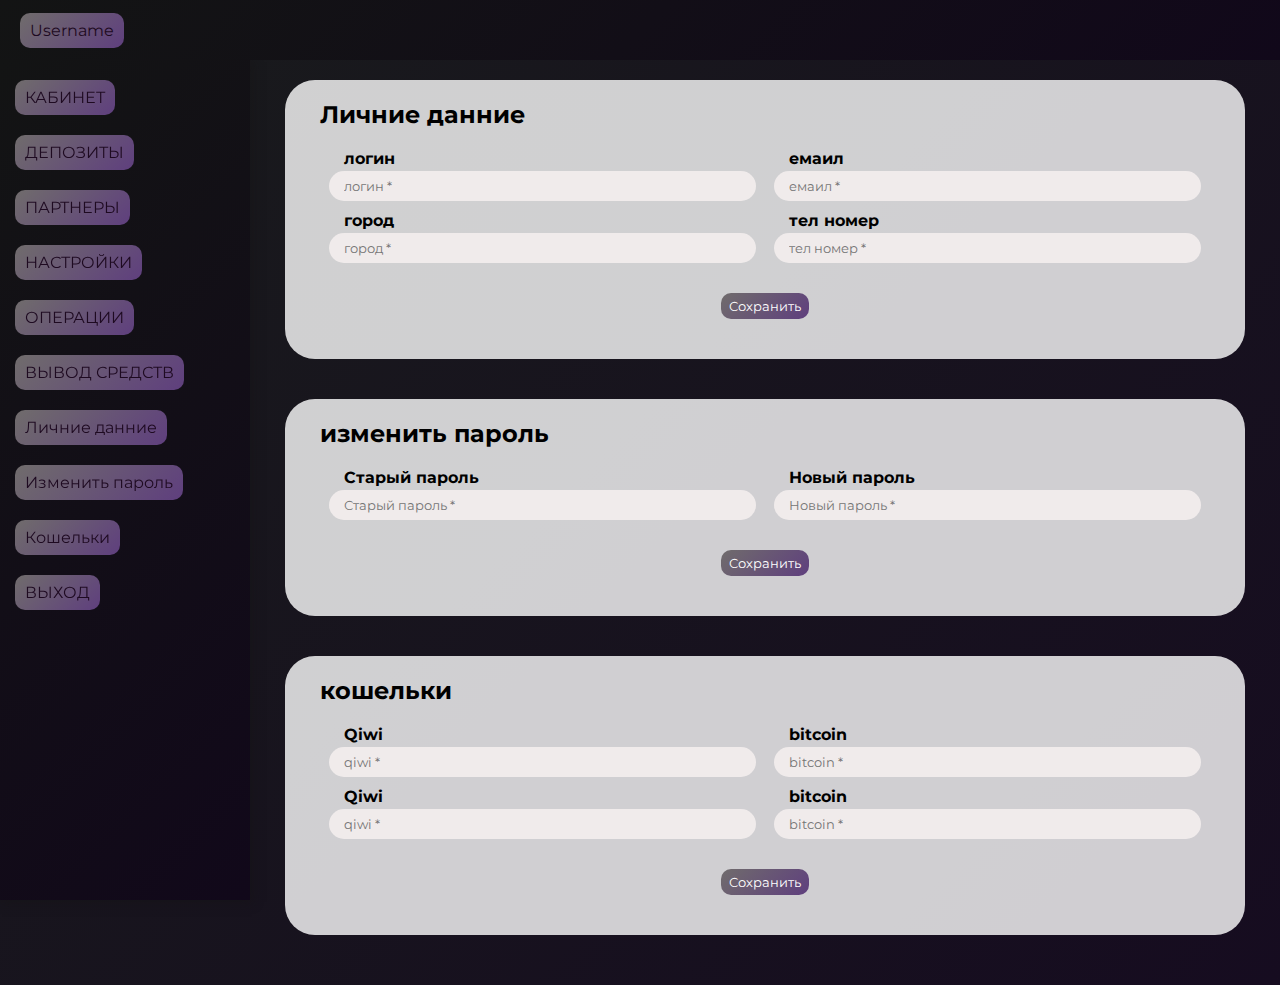
<file: cabinet/settings/index.html>
<!DOCTYPE html>
<html lang="en">
<head>
    <meta charset="UTF-8">
    <meta http-equiv="X-UA-Compatible" content="IE=edge">
    <meta name="viewport" content="width=device-width, initial-scale=1.0">
    <title>Кабинет - Gorgona company</title>
    <link rel="stylesheet" href="https://cdnjs.cloudflare.com/ajax/libs/font-awesome/6.2.0/css/all.min.css" integrity="sha512-xh6O/CkQoPOWDdYTDqeRdPCVd1SpvCA9XXcUnZS2FmJNp1coAFzvtCN9BmamE+4aHK8yyUHUSCcJHgXloTyT2A==" crossorigin="anonymous" referrerpolicy="no-referrer" />
    <link rel="stylesheet" href="../../css/container.css">
    <link rel="stylesheet" href="../component.css">
    <link rel="stylesheet" href="./main.css">
</head>
<body>

    <main class="container">
        <section class="cabinet">
            <div class="sidebar__header">
                <span class="sidebar__item"> <i class="fa-solid fa-user-ninja"></i> Username</span>
                <span class="sidebar__item toggle" ><i class="fa-solid fa-bars"></i></span>
            </div>
            <div class="sidebar">
                <a class="sidebar__item" href="/cabinet">  <i class="fa-solid fa-user"></i> КАБИНЕТ</a> 
                <a class="sidebar__item" href="/cabinet/depozit"> <i class="fa-solid fa-money-bill-transfer"></i> ДЕПОЗИТЫ</a> 
                <a class="sidebar__item" href="/cabinet/partner"> <i class="fa-solid fa-user-group"></i> ПАРТНЕРЫ</a> 
                <a class="sidebar__item" href="/cabinet/settings"> <i class="fa-solid fa-gear"></i> НАСТРОЙКИ</a> 
                <a class="sidebar__item" href="/cabinet/operations"> <i class="fa-sharp fa-solid fa-chart-line"></i> ОПЕРАЦИИ</a> 
                <a class="sidebar__item" href="/cabinet/vivod_sredstv"> <i class="fa-solid fa-sack-dollar"></i> ВЫВОД СРЕДСТВ</a> 
                <a class="sidebar__item" href="/cabinet/settings/#personal_data"><i class="fa-solid fa-address-card"></i> Личние данние</a> 
                <a class="sidebar__item" href="/cabinet/settings/#change_password"> <i class="fa-solid fa-pen-to-square"></i> Изменить пароль</a> 
                <a class="sidebar__item" href="/cabinet/settings/#wallets"> <i class="fa-solid fa-wallet"></i> Кошельки</a> 
                <span class="sidebar__item log__out" ><i class="fa-solid fa-right-from-bracket"></i> ВЫХОД</span>
             </div>

             <div class="settings">
                <div id="personal_data" class="settings__item">
                    <h2>Личние данние</h2>

                    <form class="personal__form" autocomplete="off">
                        <div>
                            <label >логин</label>
                            <input type="text" placeholder="логин *" required>
                        </div>

                        <div>
                            <label >емаил</label>
                            <input type="email" placeholder="емаил *" required>
                        </div>

                        <div>
                            <label >город</label>
                            <input type="text" placeholder="город *" required>
                        </div>

                        <div>
                            <label >тел номер</label>
                            <input type="text" placeholder="тел номер *" required>
                        </div>

                        <button type="submit">Сохранить</button>
                    </form>
                </div>

                <div id="change_password" class="settings__item">
                    <h2>изменить пароль</h2>

                    <form class="password__form" autocomplete="off">
                        <div>
                            <label >Старый пароль</label>
                            <input type="text" placeholder="Старый пароль *" required>
                        </div>

                        <div>
                            <label >Новый пароль</label>
                            <input type="text" placeholder="Новый пароль *" required>
                        </div>

                        <button type="submit">Сохранить</button>
                    </form>
                </div>

                <div id="wallets" class="settings__item">
                    <h2>кошельки</h2>

                    <form class="wallets__form" autocomplete="off">
                        <div>
                            <label >Qiwi</label>
                            <input type="text" placeholder="qiwi *" required>
                        </div>

                        <div>
                            <label >bitcoin</label>
                            <input type="text" placeholder="bitcoin *" required>
                        </div>

                        <div>
                            <label >Qiwi</label>
                            <input type="text" placeholder="qiwi *" required>
                        </div>

                        <div>
                            <label >bitcoin</label>
                            <input type="text" placeholder="bitcoin *" required>
                        </div>

                        <button type="submit">Сохранить</button>
                    </form>
                </div>
             </div>
        </section>
       
    </main>
    
    <script src="../sidebar.js"></script>
</body>
</html>
</file>
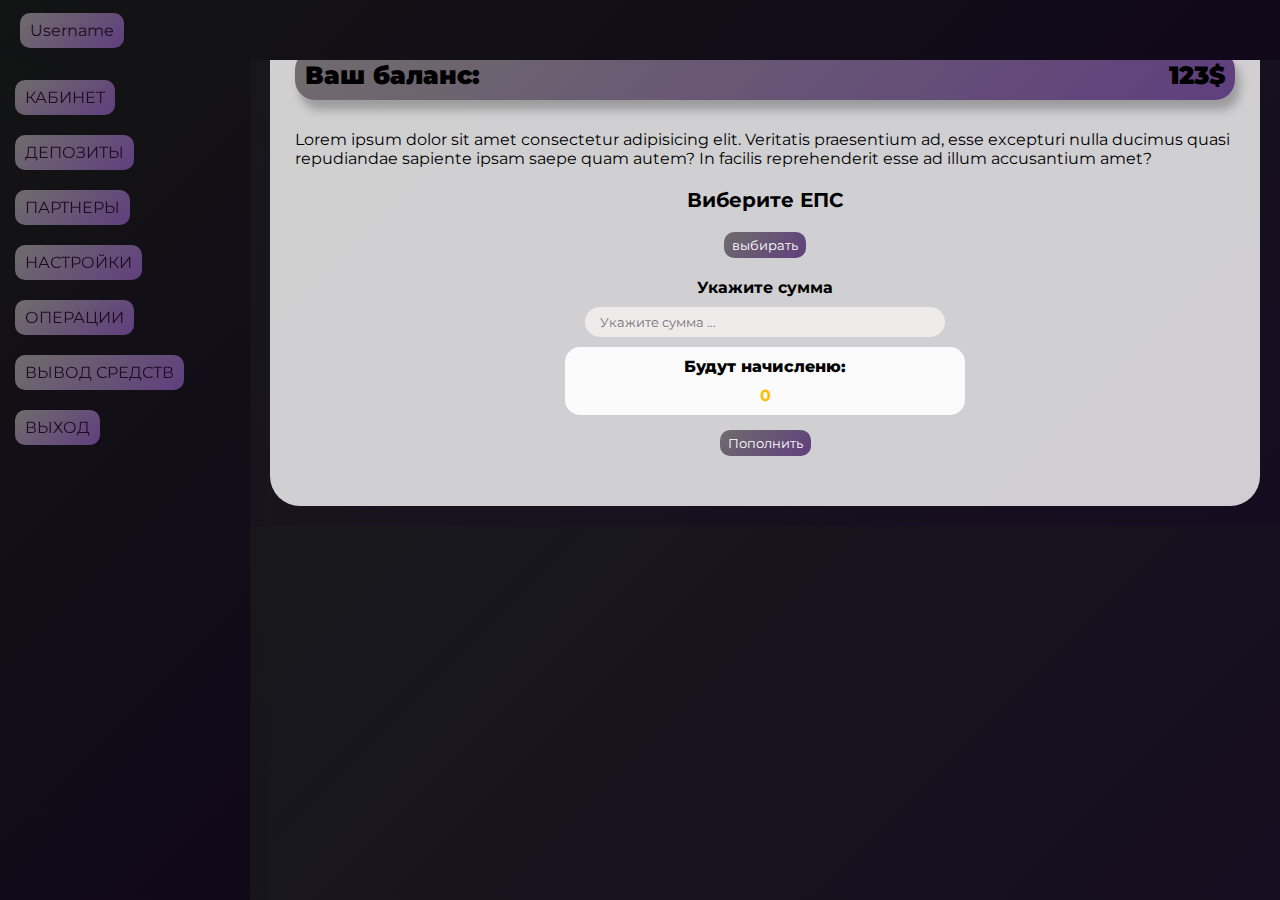
<file: cabinet/vivod_sredstv/index.html>
<!DOCTYPE html>
<html lang="en">
<head>
    <meta charset="UTF-8">
    <meta http-equiv="X-UA-Compatible" content="IE=edge">
    <meta name="viewport" content="width=device-width, initial-scale=1.0">
    <title>Кабинет - Gorgona company</title>
    <link rel="stylesheet" href="https://cdnjs.cloudflare.com/ajax/libs/font-awesome/6.2.0/css/all.min.css" integrity="sha512-xh6O/CkQoPOWDdYTDqeRdPCVd1SpvCA9XXcUnZS2FmJNp1coAFzvtCN9BmamE+4aHK8yyUHUSCcJHgXloTyT2A==" crossorigin="anonymous" referrerpolicy="no-referrer" />

    <link rel="stylesheet" href="../../css/container.css">
    <link rel="stylesheet" href="../component.css">
    <link rel="stylesheet" href="./main.css">
</head>
<body>

    <main class="container">
        <section class="cabinet">
            <div class="sidebar__header">
                <span class="sidebar__item"> <i class="fa-solid fa-user-ninja"></i> Username</span>
                <span class="sidebar__item toggle" ><i class="fa-solid fa-bars"></i></span>
            </div>

            <div class="sidebar">
                <a class="sidebar__item" href="/cabinet">  <i class="fa-solid fa-user"></i> КАБИНЕТ</a> 
                <a class="sidebar__item" href="/cabinet/depozit"> <i class="fa-solid fa-money-bill-transfer"></i> ДЕПОЗИТЫ</a> 
                <a class="sidebar__item" href="/cabinet/partner"> <i class="fa-solid fa-user-group"></i> ПАРТНЕРЫ</a> 
                <a class="sidebar__item" href="/cabinet/settings"> <i class="fa-solid fa-gear"></i> НАСТРОЙКИ</a> 
                <a class="sidebar__item" href="/cabinet/operations"> <i class="fa-sharp fa-solid fa-chart-line"></i> ОПЕРАЦИИ</a> 
                <a class="sidebar__item" href="/cabinet/vivod_sredstv"> <i class="fa-solid fa-sack-dollar"></i> ВЫВОД СРЕДСТВ</a> 
                <span class="sidebar__item log__out" ><i class="fa-solid fa-right-from-bracket"></i> ВЫХОД</span>
             </div>

             <div class="operation">
                <div class="balance__card">
                    <span>Ваш баланс:</span>
                    <time class="user__balance">123$</time>
                </div>

                 <p>Lorem ipsum dolor sit amet consectetur adipisicing elit. Veritatis praesentium ad, esse excepturi nulla ducimus quasi repudiandae sapiente ipsam saepe quam autem? In facilis reprehenderit esse ad illum accusantium amet?</p>

                 <span class="operation__select">Виберите ЕПС</span>
                 <button class="operation__select__btn">выбирать</button>
                 <div class="modal__wrapper d-none">
                    <div class="modal__content">
                        <h2>выбирать</h2>
                        <ol class="eps__list">
                            <li data-eps="bitcoin" class="eps__item">bitcoin</li>
                            <li data-eps="litcoin" class="eps__item">litcoin</li>
                            <li data-eps="qiwi" class="eps__item">qiwi</li>
                            <li data-eps="perfect" class="eps__item">perfect</li>
                            <li data-eps="test2" class="eps__item">test</li>
                            <li data-eps="kaxa3" class="eps__item">kaxa</li>
                        </ol>
                    </div>
                 </div>

                 <form class="eps__form" autocomplete="off">
                    <label class="eps__value">Укажите сумма</label>
                    <input class="eps__form__input" type="text" placeholder="Укажите сумма ... ">
                    <label class="eps__input__error d-none">summa ne ukazan</label>
                    <div>
                        <span>Будут начисленю:</span>
                        <p class="text__yellow eps__sum">0</p>
                    </div>
                    <button type="submit">Пополнить</button>
                 </form>
             </div>
             </div>
        </section>
       
    </main>

    
    <script src="../sidebar.js"></script>
    <script src="./main.js"></script>
</body>
</html>
</file>
<file: css/container.css>
@import url('https://fonts.googleapis.com/css2?family=Montserrat:wght@500;600;700;900&display=swap');

*{
    box-sizing: border-box;
    margin: 0;
    padding: 0;
    font-family: 'Montserrat';
}
html {
    scroll-behavior: smooth;
}
body{
    width: 100%;
    height: 100%;
  background: linear-gradient(135deg,rgb(25, 27, 28) 0%,rgb(22, 12, 32) 100%);
}
a{
    text-decoration: none;
}
.container{
    width: 100%;
    max-width: 1400px;
    padding: 20px;
    margin: 0 auto;
}
.text__yellow{
    color: #FFBE03;
}

.d-none{
    display: none;
}
</file>
<file: css/component.css>
.header{
    display: flex;
    justify-content: space-between;
    align-items: center;
    width: 100%;
    height: 70px;
    padding: 4% 7%;
}

.header__logo{
    display: block;
}
.header__logo >img{
    margin-left: -40px;
    margin-top: 20px;
}

.header__nav{
    display: flex;
    justify-content: space-between;
    align-items: center;
    padding: 0;
    list-style: none;
    margin-left: -40px;
}
.header__nav__item{
     height: 20px;
}
.header__nav__link{
    margin: 0 10px;
    font-weight: 600;
    font-size: 18px;
    display: flex;
    align-items: center;
    flex-direction: column;
    text-align: center;
    color: #FFFFFF;
}
.header__nav__link:hover::after{
    display: block;
     content: "";
     width: 100%;
     height: 3.5px;
     background: #FFBE03;
     margin-top: 12px;
     border-radius: 5px;
}
.header__cabinet{
    padding: 10px 18px;
    border-radius: 5px;
    background: #FFBE03;
    font-weight: 400;
font-size: 16px;
color: #FFFFFF;
}

.toggle{
   display: none;
}
.toggle i {
    color: white;
}

.toggle {
    cursor: pointer;
    transition: all 0.4s ease-in-out;
    display: none;
  }
  .toggle > span {
    width: 28px;
    height: 2px;
    border-radius: 1px;
    background-color: #ff9100;
    display: block;
    transition: all 0.4s ease-in-out;
  }
  .toggle > span:not(:last-child) {
    margin-bottom: 7px;
  }
  .toggle.active {
    transition-delay: 0.8s;
    transform: rotate(45deg);
  }
  .toggle.active > span:nth-child(2) {
    width: 0;
  }
  .toggle.active > span:nth-child(1),
  .toggle.active > span:nth-child(3) {
    transition-delay: 0.4s;
  }
  .toggle.active > span:nth-child(1) {
    transform: translateY(9px);
  }
  .toggle.active > span:nth-child(3) {
    transform: translateY(-9px) rotate(90deg);
  }

.secret__item{
    display: none;
}
/* referal section styles */

.referal{
    margin-top: 100px;
    width: 100%;
    display: flex;
    align-items: flex-start;
    justify-content: space-between;
}
.referal__card{
    width: 40%;
    padding: 30px 40px;
    background: #FFFFFF;
border-radius: 30px;
display: flex;
align-items: center;
flex-direction: column;
}
.referal__card >h2{
    text-align: center;
}
.referal__card > span, .referal__card > p {
    font-weight: 600;
font-size: 20px;
line-height: 39px;
color: #343232;
}
.referal__card >p{
    text-align: center;
    font-size: 16px;
}
.referal__text{
    width: 55%;
}
.referal__text > h2{
    border-left: 3px solid #FFBE03;
}

.referal__text > p{
    font-weight: 600;
font-size: 16px;
line-height: 29px;
color: white;
margin: 30px 0;
}

/* footer styles */
.footer{
    width: 100%;
    display: flex;
    align-items: center;
    flex-direction: column;
    max-width: 1400px;
    padding: 20px;
    margin: 10rem auto 3rem auto;
}
.footer::after{
    display: block;
    content: '';
    position: absolute;
    width: 100%;
    height: 10px;
    background: white;
    margin-top: -4rem;
    
}
.footer__main{
    width: 100%;
    display: flex;
    justify-content: space-between;
    align-items: flex-start;
}
.footer__main > img{
    width: 20%;
    height: auto;
    /* margin: 0 auto; */
}
.footer__main >div{
    width: 36%;
    display: flex;
    align-items: flex-start;
    flex-direction: column;
}
.footer__main > div > h2{
    font-weight: 700;
font-size: 17px;
}
.footer__main >div >h2 >b{
    border-left: 3px solid #FFBE03;
}

.footer__main > div > p{
    font-weight: 600;
font-size: 12px;
color: white;
margin-top: 20px;
}

.footer >a{
    display: block;
    margin-top: 30px;
}

@media only screen and (max-width: 1000px){
    .header__nav__link{
        font-size: 17px;
    }
}


@media only screen and (max-width: 963px){
    .header__nav{
        position: absolute;
        top: 63px;
        left: 40px;
        right: 0;
        display: flex;
        justify-content: left;
        align-items: center;
        flex-direction: column;
        width: 50%;
        height: calc(100vh - 63px);
        min-height: 500px;
        z-index: 3;
        background: linear-gradient(135deg,rgb(25, 27, 28) 0%,rgb(22, 12, 32) 100%);
        padding: 20px;
        transition-duration: 0.8s;
        transform: translateX(-150%);
    }

    .header__nav__item{
        margin: 17px 0;
    }
    .header__nav__item:hover{
        width: 50%;
    }
    .header__cabinet{
        display: none;
    }
    .toggle{
        display: inline-block;
    }
    
    .referal{
        width: 100%;
        display: flex;
        flex-direction: column-reverse;
    }
    .referal__card{
        width: 70%;
        padding: 30px 40px;
        margin: 0 auto;
    }
    .referal__text{
        width: 90%;
        margin: 30px auto;
    }
    .referal__text >img{
        width: 50%;
        height: auto;
    }
    
    .footer__main{
        width: 100%;
        display: flex;
        justify-content: space-between;
        align-items: flex-start;
        flex-direction: column;
    }
    .footer__main > img{
        width: 60%;
        height: auto;
        margin: 0 auto 0 27%;
    }
    .footer__main >div{
        width: 90%;
        display: flex;
        align-items: flex-start;
        flex-direction: column;
        margin: 2rem auto;
    }
    .footer__main > div > h2{
    font-size: 15px;
    }
    .footer__main > div > p{
    font-size: 11px;
    margin-top: 15px;
    }
    .secret__item{
        display: block;
    }
}

@media only screen and (max-width: 550px){
    .header__nav{
        width: 100%;
    }
    .referal__card{
        width: 100%;
    }
    .referal__text{
        width: 100%;
    }

    .referal__text >h2{
        font-size: 19px;
    }

    .footer__main > img{
        width: 80%;
        height: auto;
        margin: 0 auto 0 19%;
    }
    .footer__main >div{
        width: 100%;
        display: flex;
        align-items: flex-start;
        flex-direction: column;
        margin: 2rem auto;
    }
    .footer__main > div > h2{
    font-size: 15px;
    }
    .footer__main > div > p{
    font-size: 11px;
    margin-top: 15px;
    }
}



.show__header__nav{
    transform: scale(1);
}
</file>
<file: css/main.css>
/* hero styles */

.hero{
    width: 100%;
    padding: 10px;
    display: flex;
    flex-direction: column;
    align-items: center;
}
.hero__img{
    width: 100%;
    height: auto;
}
.hero__money{
    position: absolute;
    width: 100%;
    height: auto;
    top: 30px;
    left: -30px;
    z-index: -1;
}
.hero__button{
    padding: 10px 18px;
    border-radius: 5px;
    background: #FFBE03;
    font-weight: 600;
    font-size: 20px;
    color: #FFFFFF;
    margin-left: -3%;
}


/* info section style */
.info{
    width: 100%;
    padding: 0;
    display: flex;
    justify-content: space-between;
    align-items: flex-start;
    margin: 100px auto;
}
.info__bitcoin{
    width: 48%;
    display: flex;
    flex-direction: column;
    align-items: flex-start;
}
.info__bitcoin >img{
    width: 100%;
    height: auto;
    margin: 0 auto;
    display: block;
    margin-left: -60px;
}
.info__bitcoin >span, .info__static >span{
    font-weight: 600;
    font-size: 18px;
    color: #FFFFFF;
}
.more__info{
    padding: 8px 15px;
    border-radius: 5px;
    background: #FFBE03;
    font-weight: 600;
    font-size: 17px;
    color: #FFFFFF;
    display: block;
    margin-top: 20px;
}

.info__static{
    width: 48%;
}
.info__static >h3{
    font-weight: 600;
    font-size: 20px;
    color: #FFFFFF;
    margin-bottom: 30px;
    margin-top: 130px;
}
.info__static > h3 >b{
    border-left: 3px solid #FFBE03;
}

.info__static >img{
    width: 100%;
    height: auto;
    margin: 0 auto;
    display: block;
}

/* plan section styles */
.plan{
    width: 100%;
    display: flex;
    justify-content: space-between;
    align-items: flex-start;
    flex-wrap: wrap;
}
.plan__text{
    width: 50%;
}
.plan__text > h3{
    font-weight: 900;
    font-size: 80px;
    color: #FFFFFF;
    margin-top: -25px;
}

.plan__text > div{
    width: 55%;
}
.plan__text > div > h3{
    color: white;
}
.plan__text > div > p{
    color: white;
    margin-left: 7px;
    font-size: 14px;
}
.plan__text > div > span{
    color: white;
}
.plan__text > div > h3 >b{
    border-left: 3px solid #FFBE03;
}

.plan__card{
    width: 50%;
    background: white;
    border-radius: 10px;
    display: flex;
    justify-content: space-between;
    align-items: center;
    flex-direction: column;
    margin: 0 auto;
}
.plan__card > h2:first-child{
    width: 100%;
    background: #FFBE03;
    border-radius: 10px 10px 0 0;
    text-align: center;
    font-weight: 900;
    font-size: 40px;
    color: #000000;
}
.plan__card > h2{
    font-weight: 900;
    font-size: 35px;
    color: #000000;
}
.plan__card > span{
    font-weight: 800;
    font-size: 20px;
    color: #000000;
}
.plan__card > p{
    font-weight: 600;
    font-size: 18px;
    color: #000000;
    margin: 10px 0;
}

/* shag styles */

.shag{
    width: 100%;
    margin: 50px 0;
    padding-top: 80px;
}
.shag__bg, .strength__bg{
    width: 90%;
    height: auto;
    position: absolute;
    z-index: 1;
}
.shag__list{
    list-style: none;
    padding: 0;
    display: flex;
    justify-content: space-around;
    align-items: center;
    flex-wrap: wrap;
    margin-top: 70px !important;
}
.shag__item{
    width: 470px;
    height: 250px;
    padding: 30px 40px;
    background: rgba(255, 255, 255, 0.9);
    border-radius: 30px;
    margin: 20px auto;
    display: flex;
    justify-content: space-between;
    align-items: flex-start;
    flex-direction: column;
    z-index: 2;
}

.shag__item > h2{
    font-weight: 700;
font-size: 40px;
color: #FFBE03;
}
.shag__item > span{
    font-weight: 700;
font-size: 22px;
color: #000000;
}

/* strength styles */
.strength{
    margin-top: 50px;
}
.strength > h2{
    margin-top: 13rem;
    text-align: center;
    color: white;
}
.strength__list{
    list-style: none;
    padding: 0;
    display: flex;
    justify-content: space-around;
    align-items: center;
    flex-wrap: wrap;
    margin-top: 70px !important;
}
.strength__item{
    width: 470px;
    height: 200px;
    padding: 30px 40px;
    background: rgba(255, 255, 255, 0.9);
    border-radius: 30px;
    margin: 20px auto;
    display: flex;
    justify-content: space-between;
    align-items: flex-start;
    flex-direction: column;
    z-index: 2;
}
.strength__bg{
    margin-top: -80px;
    z-index: -5;
}




/* media styles all */

@media only screen and (max-width: 963px){
    .hero__button{
        font-size: 18px;
        padding: 7px 15px;
    }

    .info{
        display: flex;
        flex-direction: column;
    }
    .info__bitcoin{
        width: 95%;
        margin: 0 auto;
    }
    .info__bitcoin >img{
        width: 60%;
        margin: 0 auto;
    }
    .info__static{
        width: 95%;
        margin: 0 auto;
    }

    .plan{
        width: 95%;
        margin: 0 auto;
        display: flex;
        justify-content: space-between;
        align-items: center;
    }
    .plan__text{
        width: 100%;
        display: flex;
        align-items: flex-start;
        flex-direction: column;
    }
    .plan__text > div{
        width: 100%;
    }
    .plan__card{
        margin-top: 70px;
        width: 65%;
    }
    
    .shag__bg, .strength__bg{
        margin-top: 27rem;
    }
    
}
@media only screen and (max-width: 550px){
    .hero__button{
        font-weight: 500;
        font-size: 13px;
        padding: 5px 12px;
    }
    .info__bitcoin >span, .info__static >span{
        font-weight: 500;
        font-size: 15px;
    }
    .more__info{
        font-weight: 500;
        font-size: 13px;
        padding: 5px 12px;
    }

    .info__bitcoin, .info__static{
        width: 100%;
    }

    .plan{
        width: 100%;
    }
    .plan__text{
        width: 100%;
    }
    .plan__card{
        width: 100%;
    }
    .plan__card > h2{
        font-size: 20px !important;
    }
    .plan__card > span{
        font-weight: 600;
        font-size: 16px;
    }
    .plan__card > p{
        font-weight: 500;
        font-size: 13px;
    }

    .strength__bg{
        margin-top: 23rem;
    }

    .shag__item{
        height: 300px;
        padding: 13px 20px;
        display: flex;
        justify-content: space-around;
    }
    .shag__item >h2{
        font-size: 28px;
    }
    .shag__item >span{
        font-size: 20px;
    }
    .shag__item >p{
        font-size: 16px;
    }
    .strength__item{
        height: auto;
        padding: 13px 20px;
        display: flex;
        justify-content: center;
    }
    .strength__item >h2{
        font-size: 20px;
    }
    .strength__item >span{
        font-size: 14px;
    }
    
}



.d-none{
    display: none;
}
</file>
<file: cabinet/component.css>
:root {
   --linear: linear-gradient(135deg,rgb(112, 108, 108) 0%,rgb(95, 63, 126) 100%);
  }

.cabinet{
    width: 100%;
    display: flex;
    justify-content: left;
    align-items: flex-end;
    flex-direction: column;
}

.sidebar__header{
    width: 100%;
    height: 60px;
    display: flex;
    justify-content: space-between;
    align-items: center;
    padding: 20px;
    position: fixed;
    top: 0;
    left: 0;
    background: linear-gradient(135deg,rgb(19, 20, 20) 0%,rgb(17, 8, 26) 100%);
    z-index: 10;
    margin-bottom: 60px;
}

.sidebar{
    width: 250px;
    height: calc(100vh - 60px);
    min-height: 800px;
    display: flex;
    justify-content: left;
    align-items: flex-start;
    flex-direction: column;
    padding: 10px 15px;
    position: fixed;
    top: 60px;
    left: 0;
    box-shadow: 2px 2px 10px rgba(21, 20, 20, 0.5);
    background: linear-gradient(135deg,rgb(19, 20, 20) 0%,rgb(17, 8, 26) 100%);
}


.sidebar__item {
    margin: 10px 0;
    padding: 8px 10px;
    border-radius: 10px;
    transition: all 0.5s ease-in-out;
    color: rgb(30, 10, 33);
   background: var(--linear);
}
.sidebar__item:hover {
    background: linear-gradient(135deg,rgb(156, 153, 153) 0%,rgb(138, 100, 175) 100%);
    transform: scale(1.05);
    transition: all 0.3s ease-in-out;
    box-shadow: 0 0 5px white;
}

.cabinet__icon{
    width: 10px;
    height: 20px;
    background: url(../images/cabinet.png) no-repeat;
    background-position: center;
}

.toggle{
   display: none;
}

@media only screen and (max-width: 600px){
    .sidebar{
        width: 65%;
        display: flex;
        justify-content: left;
        align-items: flex-start;
        height: calc(100vh - 60px);
        border-radius: 0 0 30px 30px;
        min-height: 600px;
        transform: translateX(-150%);
        transition-duration: 0.7s;
        animation: anim;
        z-index: 5;
    }
    .sidebar__item{
        margin: 5px 0;
    }
    .toggle{
        display: block;
        z-index: 4;
    }
}



.show{
    transform: scale(1);
}
</file>
<file: cabinet/main.css>
.cabinet__item > ::-webkit-scrollbar {
   display: none;
  }
.cabinet__list{
    width: calc(100% - 250px);
    padding: 20px 25px;
    display: flex;
    justify-content: space-between;
    align-items: flex-start;
    flex-wrap: wrap;
    margin-top: 40px;
}
.cabinet__item{
    width: 300px;
    height: 400px;
    border-radius: 30px;
    margin: 20px auto;
}

.cabinet__item__top{
    /* background: #FFFFFF; */
    background: var(--linear);
border-radius: 30px 30px 0px 0px;
font-size: 18px;
width: 100%;
height: 40px;
display: flex;
justify-content: center;
align-items: center;
}

.cabinet__item__body{
    background: rgba(217, 217, 217, 0.7);
    border-radius: 0 0 30px 30px;
    width: 100%;
    height: 360px;
    padding: 15px 20px;
    overflow-y: auto;
}


@media only screen and (max-width: 600px){
    .cabinet{
        display: flex;
        flex-direction: column;
    }
    .cabinet__list{
        width: 100%;
        margin-top: 60px;
        display: flex;
        align-items: center;
        flex-direction: column;
    }

    .cabinet__item{
        width: 90%;
    }
}

@media only screen and (max-width: 450px){
    .cabinet__item{
        width: 100%;
    }
}
</file>
<file: login/main.css>
.form{
    width: 500px;
    padding: 15px 20px;
    height: auto;
    margin: 5rem auto;
    display: flex;
    justify-content: space-between;
    align-items: flex-start;
    flex-direction: column; 
    border-radius: 10px;
    /* background: #FFBE03; */
  background: linear-gradient(135deg,rgb(198, 201, 204) 0%,rgb(53, 51, 55) 100%);
}

.form >h2{
    color:  #FFBE03;
}

.form >input{
    width: 90%;
    height: 30px;
background: #f0ebeb;
border-radius: 30px;
outline: none;
border: none;
padding: 10px 15px;
margin: 1rem 0;
}

.form > button{
    font-weight: 700;
font-size: 16px;
display: flex;
align-items: center;
text-align: center;
color: #FFFFFF;
background: #FFBE03;
border-radius: 30px;
padding: 7px 12px;
border: none;
margin-top: 20px;
}

.form >p{
    margin: 1rem 0;
}


@media only screen and (max-width: 600px){
    .form{
        width: 100%;
        margin: 2rem auto;
    }
}
</file>
<file: register/main.css>
.form{
    width: 500px;
    padding: 15px 20px;
    height: auto;
    margin: 5rem auto;
    display: flex;
    justify-content: space-between;
    align-items: flex-start;
    flex-direction: column; 
    border-radius: 10px;
    /* background: #FFBE03; */
  background: linear-gradient(135deg,rgb(198, 201, 204) 0%,rgb(53, 51, 55) 100%);
}

.form >h2{
    color:  #FFBE03;
}

.form >input{
    width: 90%;
    height: 30px;
background: #f0ebeb;
border-radius: 30px;
outline: none;
border: none;
padding: 10px 15px;
margin: 1rem 0;
}

.form > button{
    font-weight: 700;
font-size: 16px;
display: flex;
align-items: center;
text-align: center;
color: #FFFFFF;
background: #FFBE03;
border-radius: 30px;
padding: 7px 12px;
border: none;
margin-top: 20px;
}

.form >p{
    margin: 1rem 0;
}


@media only screen and (max-width: 600px){
    .form{
        width: 100%;
        margin: 2rem auto;
    }
}
</file>
<file: cabinet/depozit/main.css>
.depozit{
    width: calc(100% - 250px);
    height: auto;
    padding: 30px 25px;
    background: rgba(255, 255, 255, 0.8);
    border-radius: 30px;
    display: flex;
    justify-content: space-between;
    align-items: flex-start;
    flex-wrap: wrap;
    margin-top: 50px;
}

.depozit__time{
    width: 100%;
    background: var(--linear);
    box-shadow: 5px 10px 10px rgba(0, 0, 0, 0.25);
    border-radius: 20px;
    padding: 10px;
    display: flex;
    justify-content: space-between;
    align-items: center;
    font-weight: 600;
}
.depozit__time >span, .depozit__time >time{
    font-weight: 900;
font-size:25px;
color: #000000;
}

.depozit__card{
    width: 350px;
    height: auto;
    display: flex;
    justify-content: space-between;
    align-items: center;
    flex-direction: column;
    background: rgba(255, 255, 255, 0.9);
    box-shadow: 5px 10px 5px rgba(0, 0, 0, 0.25);
    border-radius: 30px;
    margin: 20px auto;
}
.depozit__card__title{
    width: 100%;
    font-weight: 700;
    background: var(--linear);
    border-radius: 30px 30px 0px 0px;
    text-align: center;
    z-index: 3;
}

.depozit__card__body{
    display: flex;
    align-items: center;
    flex-direction: column;
    margin: 20px auto;
}
.depozit__card__body >span{
    font-weight: 800;
font-size: 20px;
color: #000000;
text-align: center;
}
.depozit__card__body >p{
    font-size: 18px;
    font-weight: 700;
}



@media only screen and (max-width: 700px){
    .depozit__time >span, .depozit__time >time{
    font-size:17px;
    }
}

@media only screen and (max-width: 600px){
    .depozit{
        width: 100%;
        margin-top: 50px;
        margin-bottom: 0;
    }

   
    
    .depozit__time{
        display: flex;
        justify-content: space-around;
        align-items: center;
        flex-direction: column;
    }

    
    .depozit__card__body{
        transition: height 0.4s, opacity 0.4s;
        height: 0;
        opacity: 0;
    }

    .test ~ .depozit__card__body{
        height: 200px;
        opacity: 1;
    }
}

@media only screen and (max-width: 350px){
    .depozit__card__body >span{
    font-size: 17px;
    }
    .depozit__card__body >p{
        font-size: 15px;
    }
}
</file>
<file: cabinet/operations/main.css>
.operation{
    width: calc(100% - 250px);
    height: auto;
    padding: 30px 25px;
    background: rgba(255, 255, 255, 0.8);
    border-radius: 30px;
    display: flex;
    justify-content: space-between;
    align-items: center;
    flex-direction: column;
}

.operation__select{
    font-size: 20px;
    font-weight: 700;
    margin: 20px auto;
}

.operation__select__btn, .eps__form >button{
    padding: 5px 8px;
    border-radius: 10px;
    border: none;
    background: var(--linear);
    color: white;
}
.modal__wrapper{
    width: 100%;
    height: 100vh;
    position: fixed;
    top: 0;
   left: 0;
   display: flex;
   justify-content: center;
   align-items: center; 
   background: linear-gradient(135deg,rgb(25, 27, 28) 0%,rgb(22, 12, 32) 100%);
}
.modal__wrapper > ::-webkit-scrollbar {
    display: none;
}
.modal__content{
    width: 400px;
    height: 250px;
    overflow-y: auto;
    margin: 20px auto;
    border-radius: 10px;
    background: rgba(255, 255, 255, 0.9);
    box-shadow: 5px 10px 5px rgba(0, 0, 0, 0.25);
}
.modal__content >h2{
    text-align: center;
    width: inherit;
    height: auto;
    background: var(--linear);
    border-radius: 10px 10px 0 0;
    position: fixed;
    margin-top: 0;
}
.eps__list{
    list-style: none;
    display: flex;
    justify-content: space-between;
    align-items: flex-start;
    flex-wrap: wrap;
    padding: 50px 15px 20px 15px;
}
.eps__item{
    width: 48%;
    border: 1px solid darkgrey;
    border-radius: 10px;
    margin-bottom: 20px;
    padding: 10px 15px;
    display: flex;
    justify-content: center;
    align-items: center;
}

.eps__form{
    width: 400px;
    margin: 20px auto;
    display: flex;
    justify-content: space-around;
    align-items: center;
    flex-direction: column;
}

.eps__form >label{
    font-weight: 700;
    text-align: center;
}
.eps__form >input{
    width: 90%;
    height: 30px;
background: #f0ebeb;
border-radius: 30px;
outline: none;
border: none;
padding: 10px 15px;
margin: 10px 0;
}
.eps__input__error{
   margin-bottom: 10px;
   color: red;
}
.eps__form >div{
    width: 100%;
    height: auto;
    padding: 10px 15px;
    display: flex;
    justify-content: center;
    align-items: center;
    flex-direction: column;
    background: rgba(255, 255, 255, 0.9);
    border-radius: 15px;
    margin-bottom:15px;
}
.eps__form > div > span{
    font-weight: 800;
}
.eps__sum{
    font-weight: 700;
    margin-top: 10px;
}





.d-none{
    display: none;
}

@media only screen and (max-width: 740px){
    .eps__form{
        width: 90%;
    }
}

@media only screen and (max-width: 600px){
    .operation{
        width: 100%;
        margin-top: 50px;
    }
    .modal__content{
        width: 95%;
    }
}
</file>
<file: cabinet/partner/main.css>
.partner{
    width: calc(100% - 250px);
    height: auto;
    padding: 30px 25px;
    background: rgba(255, 255, 255, 0.8);
    border-radius: 30px;
    display: flex;
    justify-content: space-between;
    align-items: flex-start;
    flex-wrap: wrap;
    margin-top: 60px;
}

.partner__url{
    width: 100%;
    background: var(--linear);
    box-shadow: 5px 10px 10px rgba(0, 0, 0, 0.25);
    border-radius: 20px;
    padding: 15px 10px;
    display: flex;
    justify-content: space-between;
    align-items: center;
}

.partner__url > div > span, .partner__url > div >p{
    font-weight: 800;
    font-size: 15px;
}
.partner__url > div >p{
    font-weight: 600;
}

.partner__url > span{
    padding: 2px 3px;
    border-radius: 10px;
    background: rgba(255, 255, 255, 0.8);
    font-size: 14px;
    font-weight: 800;
}

.partner__card{
    width: 350px;
    height: auto;
    display: flex;
    justify-content: space-between;
    align-items: center;
    flex-direction: column;
    background: rgba(255, 255, 255, 0.9);
    box-shadow: 5px 10px 5px rgba(0, 0, 0, 0.25);
    border-radius: 30px;
    margin: 20px auto;
}
.partner__card:last-child{
    display: flex;
    justify-content: space-around;
    align-items: flex-start;
}
.partner__card >h2{
    width: 100%;
    font-weight: 900;
    background: var(--linear);
border-radius: 30px 30px 0px 0px;
text-align: center;
}
.partner__card >span{
    font-weight: 800;
font-size: 20px;
color: #000000;
text-align: center;
}
.partner__card >p{
    font-size: 18px;
    font-weight: 700;
}

.partner__list{
    width: 100%;
    padding: 10px 25px;
    margin-bottom: 30px;
    height: auto;
    max-height: 400px;
    overflow-y: auto;
}
.partner__card:last-child > ::-webkit-scrollbar {
    display: none;
}
.partner__item{
    font-weight: 800;
    width: 100%;
    overflow-x: hidden;
    text-overflow: ellipsis;
    white-space: nowrap;
    margin: 5px 0;
}

@media only screen and (max-width: 720px){
    .partner__url, .partner__url >div{
        display: flex;
        justify-content: space-around;
        align-items: center;
        flex-direction: column;
    }
    .partner__url > div >span{
        margin: 20px auto;
    }

    .partner__url > div > span{
        width: 80%;
        overflow-x: hidden;
        text-overflow: ellipsis;
        white-space: nowrap;
    }
}

@media only screen and (max-width: 600px){
    .partner{
        width: 100%;
        margin-top: 5rem;
    }

    .partner__url > div > span{
        width: 100%;
        overflow-x: hidden;
        text-overflow: ellipsis;
        white-space: nowrap;
    }
}
</file>
<file: cabinet/settings/main.css>
.settings{
    width: calc(100% - 250px);
    height: auto;
    padding: 10px 15px;
    display: flex;
    justify-content: space-between;
    align-items: flex-start;
    flex-direction: column;
    margin-top: 30px;
}

.settings__item{
    width: 100%;
    height: auto;
    background: rgba(255, 255, 255, 0.8);
    border-radius: 30px;
    margin: 20px 0;
    display: flex;
    justify-content: space-between;
    align-items: flex-start;
    flex-direction: column;
    padding: 20px 35px;
}

.settings__item > form{
    width: 100%;
    margin: 20px auto;
    display: flex;
    justify-content: space-around;
    align-items: flex-start;
    flex-wrap: wrap;
}

.settings__item > form > div{
    width: 48%;
    display: flex;
    align-items: flex-start;
    flex-direction: column;
}
.settings__item > form > div > input{
    width: 100%;
    height: 30px;
background: #f0ebeb;
border-radius: 30px;
outline: none;
border: none;
padding: 10px 15px;
margin: 10px 0;
}
.settings__item > form > div > label{
    font-weight: 700;
    margin-left: 15px;
    margin-bottom: -7px;
}
.settings__item > form > button{
    margin: 20px auto 0 auto;
    padding: 5px 8px;
    border-radius: 10px;
    border: none;
    background: var(--linear);
    color: white;
}


@media only screen and (max-width: 700px){
    .settings__item{
        padding: 15px 20px;
    }
    .settings__item > form > div > label{
        font-size: 14px;
    }
}

@media only screen and (max-width: 600px){
    .settings{
        width: 100%;
    }
    
}
@media only screen and (max-width: 460px){
    .settings__item > form > div{
        width: 100%;
    }
}
</file>
<file: cabinet/vivod_sredstv/main.css>
.operation{
    width: calc(100% - 250px);
    height: auto;
    padding: 30px 25px;
    background: rgba(255, 255, 255, 0.8);
    border-radius: 30px;
    display: flex;
    justify-content: space-between;
    align-items: center;
    flex-direction: column;
}

.balance__card{
    width: 100%;
    background: var(--linear);
    box-shadow: 5px 10px 10px rgba(0, 0, 0, 0.25);
    border-radius: 20px;
    padding: 10px;
    display: flex;
    justify-content: space-between;
    align-items: center;
    margin-bottom: 30px;
}
.balance__card >span, .balance__card >time{
    font-weight: 900;
font-size:25px;
color: #000000;
}

.operation__select{
    font-size: 20px;
    font-weight: 700;
    margin: 20px auto;
}

.operation__select__btn, .eps__form >button{
    padding: 5px 8px;
    border-radius: 10px;
    border: none;
    background: var(--linear);
    color: white;
}
.modal__wrapper{
    width: 100%;
    height: 100vh;
    position: fixed;
    top: 0;
   left: 0;
   display: flex;
   justify-content: center;
   align-items: center; 
   background: linear-gradient(135deg,rgb(25, 27, 28) 0%,rgb(22, 12, 32) 100%);
}
.modal__wrapper > ::-webkit-scrollbar {
    display: none;
}
.modal__content{
    width: 400px;
    height: 250px;
    overflow-y: auto;
    margin: 20px auto;
    border-radius: 10px;
    background: rgba(255, 255, 255, 0.9);
    box-shadow: 5px 10px 5px rgba(0, 0, 0, 0.25);
}
.modal__content >h2{
    text-align: center;
    width: inherit;
    height: auto;
    background: var(--linear);
    border-radius: 10px 10px 0 0;
    position: fixed;
    margin-top: 0;
}
.eps__list{
    list-style: none;
    display: flex;
    justify-content: space-between;
    align-items: flex-start;
    flex-wrap: wrap;
    padding: 50px 15px 20px 15px;
}
.eps__item{
    width: 48%;
    border: 1px solid darkgrey;
    border-radius: 10px;
    margin-bottom: 20px;
    padding: 10px 15px;
    display: flex;
    justify-content: center;
    align-items: center;
}

.eps__form{
    width: 400px;
    margin: 20px auto;
    display: flex;
    justify-content: space-around;
    align-items: center;
    flex-direction: column;
}

.eps__form >label{
    font-weight: 700;
    text-align: center;
}
.eps__form >input{
    width: 90%;
    height: 30px;
background: #f0ebeb;
border-radius: 30px;
outline: none;
border: none;
padding: 10px 15px;
margin: 10px 0;
}
.eps__input__error{
   margin-bottom: 10px;
   color: red;
}
.eps__form >div{
    width: 100%;
    height: auto;
    padding: 10px 15px;
    display: flex;
    justify-content: center;
    align-items: center;
    flex-direction: column;
    background: rgba(255, 255, 255, 0.9);
    border-radius: 15px;
    margin-bottom:15px;
}
.eps__form > div > span{
    font-weight: 800;
}
.eps__sum{
    font-weight: 700;
    margin-top: 10px;
}





.d-none{
    display: none;
}

@media only screen and (max-width: 740px){
    .eps__form{
        width: 90%;
    }
}

@media only screen and (max-width: 600px){
    .operation{
        width: 100%;
        margin-top: 50px;
    }
    .modal__content{
        width: 95%;
    }
}
</file>
